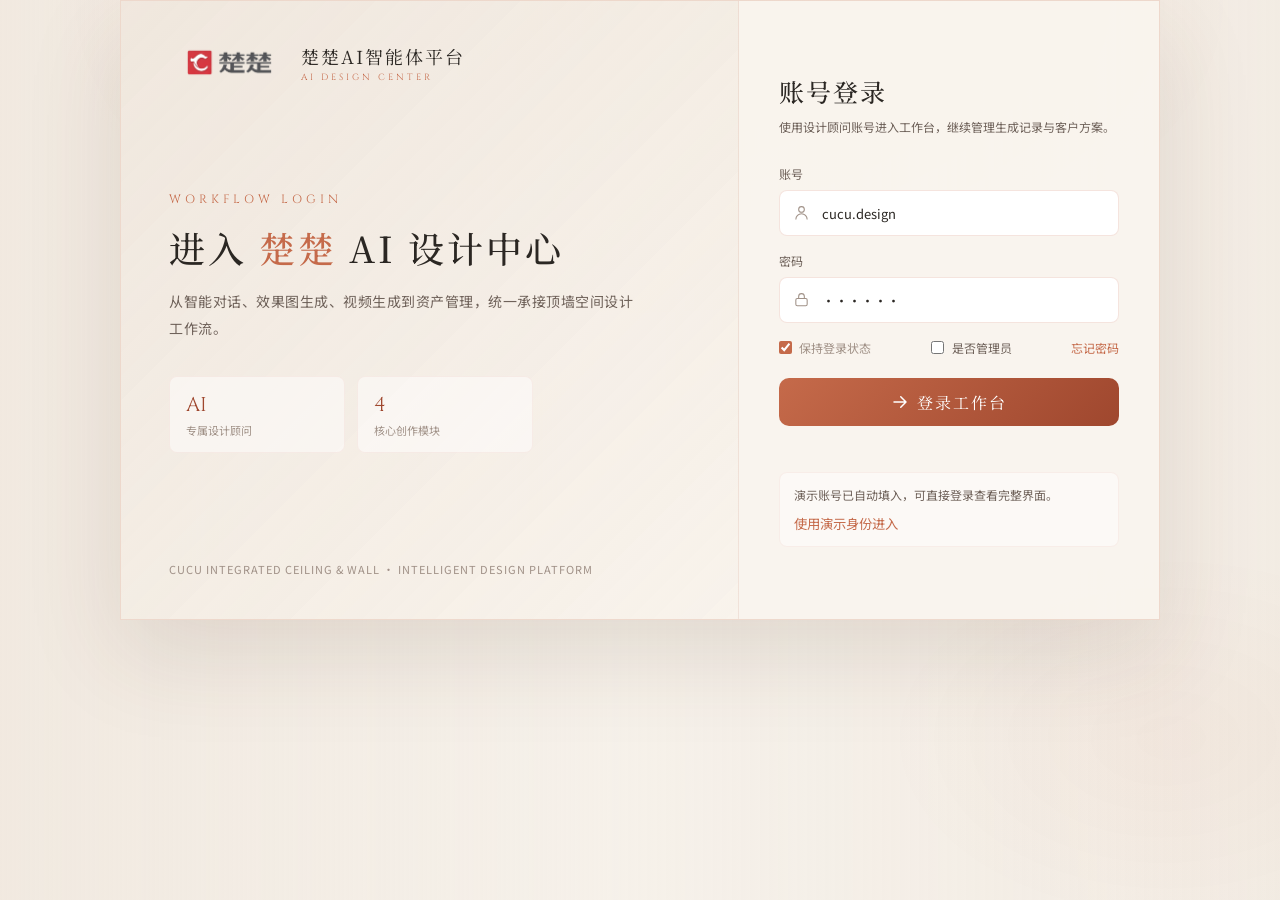
<file: index.html>
﻿<!DOCTYPE html>
<html lang="zh-CN">
<head>
<meta charset="UTF-8">
<meta name="viewport" content="width=device-width, initial-scale=1.0">
<link rel="icon" type="image/png" href="assets/images/favicon.png">
<title>楚楚顶墙 · AI 智能设计中心</title>
<script src="assets/js/auth.js"></script>
<link rel="preconnect" href="https://fonts.googleapis.com">
<link href="https://fonts.googleapis.com/css2?family=Noto+Serif+SC:wght@300;400;500;700&family=Cinzel:wght@400;600&family=Noto+Sans+SC:wght@300;400;500&display=swap" rel="stylesheet">
<link rel="stylesheet" href="assets/css/index.css">
<link rel="stylesheet" href="assets/css/mobile.css" media="screen and (max-width: 768px)">
</head>
<body>

<nav class="chat-app-nav">
  <button class="mobile-icon-btn mobile-menu-toggle" type="button" aria-label="打开会话菜单" aria-controls="mobileDrawer" aria-expanded="false" hidden>
    <svg viewBox="0 0 24 24" fill="none" stroke="currentColor" stroke-width="1.8"><path d="M4 7h16M4 12h16M4 17h16" stroke-linecap="round"/></svg>
  </button>

  <a class="nav-logo" href="index.html">
    <img class="nav-logo-mark" src="assets/images/logo.png" alt="楚楚顶墙 Logo">
    <div class="nav-logo-text">
      <div class="cn">楚楚AI智能体平台</div>
      <div class="en">AI DESIGN CENTER</div>
    </div>
  </a>

  <button class="mobile-icon-btn mobile-feature-toggle" type="button" aria-label="打开功能菜单" aria-controls="mobileFeatureMenu" aria-expanded="false" hidden>
    <svg viewBox="0 0 24 24" fill="none" stroke="currentColor" stroke-width="1.8"><path d="M12 6.5h.01M12 12h.01M12 17.5h.01" stroke-linecap="round" stroke-linejoin="round"/></svg>
  </button>

  <div class="nav-tabs">
    <a href="index.html" class="nav-tab active">
      <svg viewBox="0 0 24 24" fill="none" stroke="currentColor" stroke-width="1.5"><path d="M8 12h.01M12 12h.01M16 12h.01M21 12c0 4.418-4.03 8-9 8a9.863 9.863 0 01-4.255-.949L3 20l1.395-3.72C3.512 15.042 3 13.574 3 12c0-4.418 4.03-8 9-8s9 3.582 9 8z" stroke-linecap="round"/></svg>
      AI 对话
    </a>
    <a href="pages/image.html" class="nav-tab">
      <svg viewBox="0 0 24 24" fill="none" stroke="currentColor" stroke-width="1.5"><rect x="3" y="3" width="18" height="18" rx="3"/><circle cx="8.5" cy="8.5" r="1.5"/><path d="M21 15l-5-5L5 21" stroke-linecap="round"/></svg>
      图片生成
    </a>
    <a href="pages/video.html" class="nav-tab">
      <svg viewBox="0 0 24 24" fill="none" stroke="currentColor" stroke-width="1.5"><polygon points="5 3 19 12 5 21 5 3"/></svg>
      视频生成
    </a>
    <a href="pages/assets.html" class="nav-tab">
      <svg viewBox="0 0 24 24" fill="none" stroke="currentColor" stroke-width="1.5"><path d="M3 7h18M3 12h18M3 17h18" stroke-linecap="round"/></svg>
      我的资产
    </a>
  </div>

  <div class="nav-right">
    <div class="ai-badge">
      <div class="ai-dot"></div>
      DeepSeek 已接入
    </div>
    <div class="avatar-btn">楚</div>
  </div>
</nav>

<div class="mobile-drawer-mask" id="mobileDrawerMask" aria-hidden="true" hidden></div>

<div class="mobile-feature-menu" id="mobileFeatureMenu" aria-label="功能菜单" hidden>
  <a class="active" href="index.html">
    <svg viewBox="0 0 24 24" fill="none" stroke="currentColor" stroke-width="1.6"><path d="M8 12h.01M12 12h.01M16 12h.01M21 12c0 4.418-4.03 8-9 8a9.86 9.86 0 01-4.255-.949L3 20l1.395-3.72C3.512 15.042 3 13.574 3 12c0-4.418 4.03-8 9-8s9 3.582 9 8z" stroke-linecap="round"/></svg>
    AI 对话
  </a>
  <a href="pages/image.html">
    <svg viewBox="0 0 24 24" fill="none" stroke="currentColor" stroke-width="1.6"><rect x="3" y="3" width="18" height="18" rx="3"/><circle cx="8.5" cy="8.5" r="1.5"/><path d="M21 15l-5-5L5 21" stroke-linecap="round"/></svg>
    图片生成
  </a>
  <a href="pages/video.html">
    <svg viewBox="0 0 24 24" fill="none" stroke="currentColor" stroke-width="1.6"><polygon points="5 3 19 12 5 21 5 3"/></svg>
    视频生成
  </a>
  <a href="pages/assets.html">
    <svg viewBox="0 0 24 24" fill="none" stroke="currentColor" stroke-width="1.6"><path d="M3 7h18M3 12h18M3 17h18" stroke-linecap="round"/></svg>
    我的资产
  </a>
</div>

<div class="main-layout">
  <!-- Sidebar -->
  <div class="sidebar">
    <button class="new-chat-btn" onclick="newChat()">
      <svg width="13" height="13" viewBox="0 0 24 24" fill="none" stroke="currentColor" stroke-width="2.5"><line x1="12" y1="5" x2="12" y2="19"/><line x1="5" y1="12" x2="19" y2="12"/></svg>
      新建对话
    </button>
    <div class="sidebar-group-label">今天</div>
    <div class="sidebar-item active" onclick="loadChat(this,'客厅顶墙设计咨询')">
      <svg viewBox="0 0 24 24" fill="none" stroke="currentColor" stroke-width="1.5"><path d="M8 12h.01M12 12h.01M16 12h.01M21 12c0 4.418-4.03 8-9 8a9.863 9.863 0 01-4.255-.949L3 20l1.395-3.72C3.512 15.042 3 13.574 3 12c0-4.418 4.03-8 9-8s9 3.582 9 8z" stroke-linecap="round"/></svg>
      客厅顶墙设计咨询
    </div>
    <div class="sidebar-item" onclick="loadChat(this,'铝扣板颜色搭配建议')">
      <svg viewBox="0 0 24 24" fill="none" stroke="currentColor" stroke-width="1.5"><path d="M8 12h.01M12 12h.01M16 12h.01M21 12c0 4.418-4.03 8-9 8a9.863 9.863 0 01-4.255-.949L3 20l1.395-3.72C3.512 15.042 3 13.574 3 12c0-4.418 4.03-8 9-8s9 3.582 9 8z" stroke-linecap="round"/></svg>
      铝扣板颜色搭配建议
    </div>
    <div class="sidebar-group-label">历史</div>
    <div class="sidebar-item" onclick="loadChat(this,'厨房集成吊顶方案')">
      <svg viewBox="0 0 24 24" fill="none" stroke="currentColor" stroke-width="1.5"><path d="M8 12h.01M12 12h.01M16 12h.01M21 12c0 4.418-4.03 8-9 8a9.863 9.863 0 01-4.255-.949L3 20l1.395-3.72C3.512 15.042 3 13.574 3 12c0-4.418 4.03-8 9-8s9 3.582 9 8z" stroke-linecap="round"/></svg>
      厨房集成吊顶方案
    </div>
    <div class="sidebar-item" onclick="loadChat(this,'阳台改造效果图')">
      <svg viewBox="0 0 24 24" fill="none" stroke="currentColor" stroke-width="1.5"><path d="M8 12h.01M12 12h.01M16 12h.01M21 12c0 4.418-4.03 8-9 8a9.863 9.863 0 01-4.255-.949L3 20l1.395-3.72C3.512 15.042 3 13.574 3 12c0-4.418 4.03-8 9-8s9 3.582 9 8z" stroke-linecap="round"/></svg>
      阳台改造效果图
    </div>
    <div class="sidebar-item" onclick="loadChat(this,'背景墙材质推荐')">
      <svg viewBox="0 0 24 24" fill="none" stroke="currentColor" stroke-width="1.5"><path d="M8 12h.01M12 12h.01M16 12h.01M21 12c0 4.418-4.03 8-9 8a9.863 9.863 0 01-4.255-.949L3 20l1.395-3.72C3.512 15.042 3 13.574 3 12c0-4.418 4.03-8 9-8s9 3.582 9 8z" stroke-linecap="round"/></svg>
      背景墙材质推荐
    </div>
    <div class="sidebar-footer">
      <div class="model-label">当前模型</div>
      <select class="model-select">
        <option>DeepSeek-V3（推荐）</option>
        <option>DeepSeek-R1（推理增强）</option>
      </select>
    </div>
  </div>

  <!-- Chat -->
  <div class="chat-container">
    <div class="chat-messages" id="chatMessages">
      <!-- Welcome -->
      <div class="welcome-block" id="welcomeBlock">
        <div class="welcome-icon">
          <svg viewBox="0 0 24 24"><path d="M12 2L2 7l10 5 10-5-10-5zM2 17l10 5 10-5M2 12l10 5 10-5"/></svg>
        </div>
        <div class="welcome-title">楚楚 <span>AI</span> 设计顾问</div>
        <div class="welcome-sub">
          由 DeepSeek 大模型驱动 · 专注顶墙空间设计<br>
          从选材咨询到效果图生成，一站式智能设计体验
        </div>
        <div class="suggestion-grid">
          <div class="suggestion-card" onclick="sendSuggestion('我家客厅想做现代轻奢风格的集成吊顶，预算2万，请帮我推荐方案')">
            <div class="sc-label">DESIGN CONSULT</div>
            <div class="sc-text">客厅轻奢吊顶方案推荐</div>
          </div>
          <div class="suggestion-card" onclick="sendSuggestion('铝扣板和PVC扣板有什么区别？哪种更适合厨房使用？')">
            <div class="sc-label">MATERIAL GUIDE</div>
            <div class="sc-text">铝扣板与PVC材质对比</div>
          </div>
          <div class="suggestion-card" onclick="sendSuggestion('我有户型图，想生成顶墙效果图，怎么操作？')">
            <div class="sc-label">IMAGE GENERATE</div>
            <div class="sc-text">上传户型图生成效果图</div>
          </div>
          <div class="suggestion-card" onclick="sendSuggestion('帮我了解一下楚楚顶墙的主要产品系列和特色')">
            <div class="sc-label">BRAND INFO</div>
            <div class="sc-text">楚楚顶墙产品系列介绍</div>
          </div>
        </div>
      </div>
    </div>

    <div class="chat-input-area">
      <div class="input-wrapper">
        <textarea
          class="chat-input"
          id="chatInput"
          placeholder="向楚楚 AI 顾问提问，或描述您的设计需求..."
          rows="1"
          onkeydown="handleKey(event)"
          oninput="autoResize(this)"
        ></textarea>
        <div class="input-actions">
          <button class="input-action-btn send" onclick="sendMessage()">发 送</button>
        </div>
      </div>
      <div class="input-hint">
        <span>Enter</span> 换行 &nbsp;
        <span>Ctrl+Enter</span> 发送 &nbsp;·&nbsp;
        由 DeepSeek 大模型提供智能支持
      </div>
    </div>
  </div>
</div>

<script src="assets/js/index.js"></script>
</body>
</html>
</file>
<file: assets/css/index.css>
﻿:root {
    --gold: #C56A4A;
    --gold-light: #E9A68B;
    --gold-dark: #9F472E;
    --gold-pale: rgba(197,106,74,0.08);
    --bg-primary: #F6F1EA;
    --bg-secondary: #EFE6DC;
    --bg-card: #FFFFFF;
    --bg-card2: #F9F3ED;
    --text-primary: #2B2723;
    --text-secondary: #6F625A;
    --text-muted: #A09187;
    --border: rgba(197,106,74,0.18);
    --border-light: rgba(197,106,74,0.08);
    --sidebar-w: 260px;
  }
  * { margin:0; padding:0; box-sizing:border-box; }
  html, body { height:100%; overflow:hidden; }
  body {
    font-family: 'Noto Sans SC', sans-serif;
    background: var(--bg-primary);
    color: var(--text-primary);
    display: flex;
    flex-direction: column;
  }

  /* ── Background texture ── */
  body::before {
    content:'';
    position:fixed; inset:0;
    background:
      radial-gradient(ellipse 80% 60% at 50% 0%, rgba(197,106,74,0.06) 0%, transparent 60%),
      radial-gradient(ellipse 40% 40% at 90% 80%, rgba(197,106,74,0.04) 0%, transparent 50%);
    pointer-events:none; z-index:0;
  }

  /* ── TOP NAV ── */
  nav {
    position: relative; z-index:100;
    display: grid; grid-template-columns: minmax(240px, 1fr) auto minmax(240px, 1fr); align-items: center;
    padding: 0 32px;
    height: 64px;
    border-bottom: 1px solid var(--border);
    background: rgba(246,241,234,0.92);
    backdrop-filter: blur(20px);
    flex-shrink: 0;
  }
  .nav-logo { display:flex; align-items:center; gap:14px; text-decoration:none; justify-self:start; }
  .nav-logo-mark {
    width: 118px; height: 38px;
    display:block; object-fit:contain; flex-shrink:0;
  }
  .nav-logo-text { line-height:1.2; }
  .nav-logo-text .cn { font-family:'Noto Serif SC',serif; font-size:16px; font-weight:500; color:var(--text-primary); letter-spacing:2px; }
  .nav-logo-text .en { font-size:9px; color:var(--gold); letter-spacing:3px; font-family:'Cinzel',serif; }
  .nav-tabs { display:flex; gap:4px; justify-self:center; }
  .nav-tab {
    display:flex; align-items:center; justify-content:center; gap:7px;
    padding:7px 17px; border-radius:6px;
    font-size:13px; font-weight:400; color:var(--text-secondary);
    cursor:pointer; transition:color 0.2s, background-color 0.2s, border-color 0.2s; border:1px solid transparent; background:none;
    text-decoration:none; letter-spacing:0.5px; white-space:nowrap; flex-shrink:0;
  }
  .nav-tab svg { width:15px; height:15px; opacity:0.6; }
  .nav-tab:hover { color:var(--text-primary); background:var(--gold-pale); }
  .nav-tab.active { color:var(--gold); background:var(--gold-pale); border-color:var(--border); }
  .nav-tab.active svg { opacity:1; }
  .nav-right { display:flex; align-items:center; gap:12px; justify-self:end; }
  .ai-badge {
    display:flex; align-items:center; gap:6px;
    padding:6px 14px; border-radius:20px;
    border:1px solid var(--border);
    font-size:11px; color:var(--gold); letter-spacing:0.5px;
    background:var(--gold-pale);
  }
  .ai-dot { width:6px; height:6px; border-radius:50%; background:#22c55e; animation:pulse 2s infinite; }
  @keyframes pulse { 0%,100%{opacity:1;} 50%{opacity:0.4;} }
  .avatar-btn {
    width:36px; height:36px; border-radius:50%;
    background:linear-gradient(135deg,var(--gold) 0%,var(--gold-dark) 100%);
    display:flex; align-items:center; justify-content:center;
    font-size:13px; font-weight:500; color:white; cursor:pointer;
    border:2px solid var(--border); flex-shrink:0;
  }

  /* ── MAIN LAYOUT ── */
  .main-layout {
    display: flex; flex: 1; overflow: hidden; position:relative; z-index:1;
  }

  /* ── SIDEBAR ── */
  .sidebar {
    width: var(--sidebar-w); flex-shrink:0;
    border-right: 1px solid var(--border-light);
    background: var(--bg-secondary);
    display: flex; flex-direction: column;
    padding: 20px 16px;
    gap: 6px; overflow-y:auto;
  }
  .sidebar-header {
    display:flex; align-items:center; justify-content:space-between;
    padding: 0 8px 14px;
    border-bottom: 1px solid var(--border-light);
    margin-bottom: 8px;
  }
  .sidebar-title { font-size:11px; color:var(--text-muted); letter-spacing:2px; font-family:'Cinzel',serif; }
  .new-chat-btn {
    display:flex; align-items:center; gap:6px;
    padding: 8px 14px; border-radius:6px;
    background: linear-gradient(135deg,var(--gold) 0%,var(--gold-dark) 100%);
    color: white; font-size:12px; font-weight:500;
    cursor:pointer; border:none; width:100%; justify-content:center;
    letter-spacing:0.5px; transition:opacity 0.2s;
    margin-bottom: 8px;
  }
  .new-chat-btn:hover { opacity:0.85; }
  .sidebar-group-label { font-size:10px; color:var(--text-muted); letter-spacing:1.5px; padding: 8px 10px 4px; }
  .sidebar-item {
    padding: 10px 12px; border-radius:8px; cursor:pointer;
    font-size:12px; color:var(--text-secondary); line-height:1.4;
    transition:all 0.15s; display:flex; align-items:center; gap:8px;
    border:1px solid transparent;
  }
  .sidebar-item:hover { color:var(--text-primary); background:var(--gold-pale); }
  .sidebar-item.active {
    color:var(--gold); background:var(--gold-pale);
    border-color:var(--border);
  }
  .sidebar-item svg { width:13px; height:13px; flex-shrink:0; opacity:0.5; }
  .sidebar-item.active svg { opacity:1; }
  .sidebar-footer {
    margin-top:auto; padding-top:16px; border-top:1px solid var(--border-light);
  }
  .model-select {
    width:100%; padding:8px 12px; border-radius:8px;
    border:1px solid var(--border);
    background:var(--bg-card); color:var(--text-secondary);
    font-size:12px; font-family:'Noto Sans SC',sans-serif;
    outline:none; cursor:pointer;
  }
  .model-label { font-size:10px; color:var(--text-muted); letter-spacing:1px; margin-bottom:6px; }

  /* ── CHAT AREA ── */
  .chat-container {
    flex:1; display:flex; flex-direction:column; overflow:hidden;
    max-width: 860px; margin:0 auto; width:100%; padding:0 24px;
  }
  .chat-messages {
    flex:1; overflow-y:auto; padding:28px 0;
    display:flex; flex-direction:column; gap:24px;
  }
  .chat-messages::-webkit-scrollbar { width:4px; }
  .chat-messages::-webkit-scrollbar-track { background:transparent; }
  .chat-messages::-webkit-scrollbar-thumb { background:var(--border); border-radius:2px; }

  /* Welcome */
  .welcome-block { text-align:center; padding:40px 0 20px; }
  .welcome-icon {
    width:64px; height:64px; margin:0 auto 20px;
    background:linear-gradient(135deg,var(--gold) 0%,var(--gold-dark) 100%);
    clip-path:polygon(50% 0%,100% 25%,100% 75%,50% 100%,0% 75%,0% 25%);
    display:flex; align-items:center; justify-content:center;
  }
  .welcome-icon svg { width:32px; height:32px; fill:white; }
  .welcome-title {
    font-family:'Noto Serif SC',serif; font-size:26px; font-weight:500;
    color:var(--text-primary); letter-spacing:3px; margin-bottom:10px;
  }
  .welcome-title span { color:var(--gold); }
  .welcome-sub { font-size:13px; color:var(--text-secondary); line-height:1.7; letter-spacing:0.5px; }
  .suggestion-grid { display:grid; grid-template-columns:1fr 1fr; gap:10px; margin-top:28px; text-align:left; }
  .suggestion-card {
    padding:14px 16px; border-radius:10px;
    border:1px solid var(--border);
    background:var(--bg-card); cursor:pointer;
    transition:all 0.2s;
  }
  .suggestion-card:hover { border-color:var(--gold); background:var(--gold-pale); }
  .sc-label { font-size:10px; color:var(--gold); letter-spacing:1px; margin-bottom:4px; font-family:'Cinzel',serif; }
  .sc-text { font-size:12px; color:var(--text-secondary); line-height:1.5; }
  .sc-arrow { font-size:16px; color:var(--gold-dark); float:right; margin-top:-2px; }

  /* Messages */
  .msg-row { display:flex; gap:14px; align-items:flex-start; }
  .msg-row.user { flex-direction:row-reverse; }
  .msg-avatar {
    width:34px; height:34px; border-radius:50%; flex-shrink:0;
    display:flex; align-items:center; justify-content:center;
    font-size:12px; font-weight:500;
  }
  .msg-avatar.ai {
    background:linear-gradient(135deg,var(--gold) 0%,var(--gold-dark) 100%);
    color:white;
  }
  .msg-avatar.user {
    background:var(--bg-card2); color:var(--text-secondary);
    border:1px solid var(--border);
  }
  .msg-bubble {
    max-width:72%; padding:14px 18px; border-radius:12px;
    font-size:14px; line-height:1.75; letter-spacing:0.3px;
  }
  .msg-bubble.ai {
    background:var(--bg-card); border:1px solid var(--border-light);
    color:var(--text-primary); border-radius:4px 12px 12px 12px;
  }
  .msg-bubble.user {
    background:linear-gradient(135deg,var(--gold) 0%,var(--gold-dark) 100%);
    color:white; border-radius:12px 4px 12px 12px;
  }
  .msg-chips { display:flex; gap:8px; flex-wrap:wrap; margin-top:12px; }
  .msg-chip {
    padding:5px 13px; border-radius:20px; font-size:11px;
    border:1px solid var(--border); color:var(--gold);
    cursor:pointer; background:none; font-family:'Noto Sans SC',sans-serif;
    transition:all 0.15s; letter-spacing:0.3px;
  }
  .msg-chip:hover { background:var(--gold-pale); }
  .action-cards { display:flex; gap:10px; margin-top:14px; flex-wrap:wrap; }
  .action-card {
    display:flex; align-items:center; gap:8px;
    padding:10px 14px; border-radius:8px;
    border:1px solid var(--border); background:var(--bg-card2);
    cursor:pointer; transition:all 0.2s; text-decoration:none;
  }
  .action-card:hover { border-color:var(--gold); }
  .action-card svg { width:16px; height:16px; fill:var(--gold); }
  .action-card span { font-size:12px; color:var(--text-secondary); }
  .typing-indicator { display:flex; gap:4px; align-items:center; padding:4px 0; }
  .typing-dot { width:6px; height:6px; border-radius:50%; background:var(--gold); animation:blink 1.2s infinite; }
  .typing-dot:nth-child(2){ animation-delay:.2s; }
  .typing-dot:nth-child(3){ animation-delay:.4s; }
  @keyframes blink { 0%,80%,100%{opacity:0.2;} 40%{opacity:1;} }

  /* Input area */
  .chat-input-area {
    padding:16px 0 24px; flex-shrink:0;
  }
  .input-wrapper {
    position:relative; border-radius:14px;
    border:1px solid var(--border);
    background:var(--bg-card);
    transition:border-color 0.2s;
  }
  .input-wrapper:focus-within { border-color:var(--gold); }
  .chat-input {
    width:100%; padding:16px 140px 16px 18px;
    background:transparent; border:none; outline:none;
    color:var(--text-primary); font-size:14px;
    font-family:'Noto Sans SC',sans-serif;
    resize:none; min-height:54px; max-height:160px;
    letter-spacing:0.3px; line-height:1.6;
  }
  .chat-input::placeholder { color:var(--text-muted); }
  .input-actions {
    position:absolute; right:12px; bottom:50%; transform:translateY(50%);
    display:flex; align-items:center; gap:8px;
  }
  .input-action-btn {
    padding:7px 16px; border-radius:8px; border:none;
    font-size:13px; cursor:pointer; font-family:'Noto Sans SC',sans-serif;
    transition:all 0.15s;
  }
  .input-action-btn.send {
    background:linear-gradient(135deg,var(--gold) 0%,var(--gold-dark) 100%);
    color:white; font-weight:500; letter-spacing:0.5px;
  }
  .input-action-btn.send:hover { opacity:0.85; transform:scale(0.97); }
  .input-hint { font-size:11px; color:var(--text-muted); padding: 8px 4px 0; display:flex; align-items:center; gap:6px; }
  .input-hint span { color:var(--gold); opacity:0.7; }
</file>
<file: assets/css/mobile.css>
/* Mobile adaptation layer.
   Load this file after the page's original CSS. */

@media (max-width: 1024px) {
  nav {
    grid-template-columns: 1fr !important;
    height: auto !important;
    min-height: 64px;
    gap: 12px;
    padding: 14px 18px !important;
  }

  .nav-logo,
  .nav-tabs,
  .nav-center,
  .nav-right {
    justify-self: stretch !important;
  }

  .nav-logo {
    min-width: 0;
  }

  .nav-logo-mark {
    width: 104px !important;
    height: 34px !important;
  }

  .nav-logo-text {
    min-width: 0;
  }

  .nav-logo-text .cn,
  .brand-cn {
    font-size: 14px !important;
    letter-spacing: 1px !important;
    white-space: nowrap;
    overflow: hidden;
    text-overflow: ellipsis;
  }

  .nav-logo-text .en,
  .brand-en {
    letter-spacing: 1.8px !important;
  }

  .nav-tabs,
  .nav-center {
    display: flex !important;
    justify-content: flex-start !important;
    overflow-x: auto;
    gap: 8px !important;
    padding-bottom: 2px;
    scrollbar-width: none;
  }

  .nav-tabs::-webkit-scrollbar,
  .nav-center::-webkit-scrollbar {
    display: none;
  }

  .nav-tab {
    flex: 0 0 auto;
    min-height: 38px;
    padding: 8px 12px !important;
    font-size: 12px !important;
  }

  .nav-right {
    justify-content: space-between !important;
  }

  .ai-badge,
  .dealer-pill {
    max-width: calc(100vw - 92px);
    overflow: hidden;
    white-space: nowrap;
    text-overflow: ellipsis;
  }
}

@media (max-width: 768px) {
  html,
  body {
    height: auto !important;
    min-height: 100%;
    overflow-x: hidden !important;
    overflow-y: auto !important;
  }

  body {
    display: block !important;
  }

  body::before {
    background:
      radial-gradient(ellipse 110% 58% at 50% 0%, rgba(197,106,74,0.07) 0%, transparent 64%),
      linear-gradient(180deg, rgba(246,241,234,0.98), rgba(239,230,220,0.82)) !important;
  }

  button,
  a,
  input,
  select,
  textarea,
  [contenteditable="true"] {
    touch-action: manipulation;
  }

  input,
  select,
  textarea,
  [contenteditable="true"] {
    font-size: 16px !important;
  }

  /* Shared page flow */
  .main-layout,
  .page-body,
  .work-content,
  .dashboard,
  .balance-row,
  .hero,
  .right-area {
    display: flex !important;
    flex-direction: column !important;
    overflow: visible !important;
    width: 100% !important;
  }

  main {
    width: 100% !important;
    max-width: none !important;
    padding: 20px 14px 30px !important;
  }

  h1 {
    font-size: 24px !important;
    line-height: 1.35 !important;
    letter-spacing: 1px !important;
  }

  .primary-btn,
  .outline-btn,
  .gen-btn,
  .login-btn {
    min-height: 44px;
  }

  /* Home / chat */
  .main-layout {
    min-height: calc(100vh - 150px);
  }

  .sidebar {
    width: 100% !important;
    max-height: none !important;
    border-right: 0 !important;
    border-bottom: 1px solid var(--border-light);
    padding: 12px 14px !important;
    overflow: visible !important;
  }

  .new-chat-btn {
    height: 42px;
    margin-bottom: 10px !important;
  }

  .sidebar-group-label {
    padding: 10px 2px 6px !important;
  }

  .sidebar-item {
    min-height: 40px;
    padding: 10px 11px !important;
  }

  .sidebar-footer {
    margin-top: 12px !important;
    padding-top: 12px !important;
  }

  .chat-container {
    max-width: none !important;
    min-height: 72vh;
    padding: 0 14px !important;
  }

  .chat-messages {
    min-height: 52vh;
    padding: 20px 0 18px !important;
    overflow: visible !important;
  }

  .welcome-block {
    padding: 22px 0 10px !important;
  }

  .welcome-icon {
    width: 54px !important;
    height: 54px !important;
    margin-bottom: 16px !important;
  }

  .welcome-title {
    font-size: 22px !important;
    letter-spacing: 1.5px !important;
  }

  .welcome-sub {
    font-size: 12px !important;
  }

  .suggestion-grid {
    grid-template-columns: 1fr !important;
    gap: 10px !important;
    margin-top: 22px !important;
  }

  .msg-row,
  .msg-row.user {
    gap: 10px !important;
  }

  .msg-bubble {
    max-width: calc(100vw - 86px) !important;
    padding: 12px 14px !important;
    font-size: 14px !important;
  }

  .chat-input-area {
    position: sticky;
    bottom: 0;
    z-index: 20;
    padding: 10px 0 14px !important;
    background: linear-gradient(180deg, rgba(246,241,234,0), var(--bg-primary) 20%);
  }

  .chat-input {
    min-height: 52px !important;
    padding: 13px 96px 13px 14px !important;
  }

  .input-actions {
    right: 8px !important;
  }

  .input-action-btn {
    padding: 8px 12px !important;
  }

  .input-hint {
    display: block !important;
    line-height: 1.6;
  }

  /* Login */
  .login-shell {
    width: calc(100vw - 28px) !important;
    min-height: auto !important;
    grid-template-columns: 1fr !important;
    margin: 14px auto;
  }

  .brand-panel,
  .form-panel {
    padding: 24px 18px !important;
  }

  .brand-panel {
    gap: 28px !important;
    border-right: 0 !important;
    border-bottom: 1px solid var(--border-light);
  }

  .brand-top {
    align-items: flex-start !important;
  }

  .brand-main {
    max-width: none !important;
  }

  .brand-sub {
    font-size: 13px !important;
  }

  .brand-stats {
    width: 100% !important;
    grid-template-columns: 1fr !important;
    margin-top: 22px !important;
  }

  .brand-footer {
    line-height: 1.5;
  }

  .form-row {
    align-items: flex-start !important;
    flex-wrap: wrap;
    gap: 10px 14px;
  }

  /* Image generation */
  .config-area,
  .config-panel,
  .wf-panel {
    width: 100% !important;
    border-right: 0 !important;
    border-left: 0 !important;
    border-bottom: 1px solid var(--border-light);
    padding: 18px 14px !important;
    overflow: visible !important;
  }

  .work-area,
  .result-area {
    width: 100% !important;
    overflow: visible !important;
  }

  .work-header {
    flex-direction: column;
    align-items: flex-start !important;
    gap: 12px;
    padding: 16px 14px !important;
  }

  .step-indicator {
    width: 100%;
    overflow-x: auto;
    padding-bottom: 2px;
  }

  .step-line {
    min-width: 22px;
  }

  .upload-row,
  .param-grid {
    grid-template-columns: 1fr !important;
  }

  .ratio-btns,
  .style-chips,
  .asset-source-actions,
  .result-actions,
  .result-card-actions,
  .video-result-actions {
    flex-wrap: wrap;
  }

  .ratio-btn {
    flex: 1 0 calc(33.333% - 8px) !important;
    min-height: 38px;
  }

  .style-chip {
    min-height: 34px;
  }

  .result-area {
    min-height: 360px;
    padding: 18px 14px !important;
  }

  .result-header {
    flex-direction: column;
    align-items: flex-start !important;
    gap: 10px;
  }

  .result-grid {
    grid-template-columns: 1fr !important;
  }

  .result-img {
    height: auto !important;
    aspect-ratio: 4 / 3;
  }

  .wf-panel {
    gap: 10px !important;
  }

  .history-card {
    width: 100%;
  }

  .asset-modal-overlay,
  .modal-overlay {
    padding: 12px !important;
    align-items: flex-start !important;
    overflow-y: auto;
  }

  .asset-modal,
  .modal,
  .folder-modal {
    width: 100% !important;
    max-width: none !important;
    max-height: none !important;
    border-radius: 14px !important;
  }

  .asset-modal-head {
    padding: 14px !important;
  }

  .asset-library-filters {
    padding: 12px 14px 0 !important;
  }

  .asset-library-grid {
    grid-template-columns: 1fr 1fr !important;
    gap: 10px !important;
    padding: 14px !important;
  }

  .library-thumb {
    height: 110px !important;
  }

  /* Video generation */
  .config-panel {
    flex-shrink: 1 !important;
  }

  .config-header,
  .config-body,
  .config-footer {
    padding-left: 14px !important;
    padding-right: 14px !important;
  }

  .video-preview-area {
    min-height: 330px;
    padding: 18px 14px !important;
  }

  .video-frame {
    width: 100% !important;
    min-height: 0 !important;
    aspect-ratio: 16 / 9;
    border-radius: 12px !important;
  }

  .video-frame-placeholder svg {
    width: 38px !important;
    height: 38px !important;
  }

  .video-controls {
    gap: 8px !important;
    padding: 18px 10px 10px !important;
  }

  .time-display {
    min-width: 56px !important;
    font-size: 10px !important;
  }

  .history-strip {
    height: auto !important;
    padding: 14px !important;
  }

  .history-list {
    gap: 10px !important;
  }

  .history-list .history-card {
    width: 140px;
  }

  /* Assets */
  .asset-sidebar {
    width: 100% !important;
    padding: 14px !important;
    border-right: 0 !important;
    border-bottom: 1px solid var(--border-light);
    overflow: visible !important;
  }

  .asset-sidebar .as-title {
    margin-bottom: 10px !important;
  }

  .asset-sidebar .as-item,
  .folder-head,
  .folder-list {
    width: 100%;
  }

  .storage-card {
    margin-top: 12px !important;
  }

  .asset-main {
    width: 100% !important;
    overflow: visible !important;
  }

  .asset-toolbar {
    flex-wrap: wrap;
    align-items: flex-start !important;
    padding: 16px 14px !important;
    gap: 10px !important;
  }

  .toolbar-title,
  .toolbar-count {
    width: 100%;
  }

  .toolbar-spacer {
    display: none;
  }

  .search-box {
    width: 100% !important;
    max-width: none !important;
    min-width: 0 !important;
  }

  .bulk-actions {
    width: 100%;
    flex-wrap: wrap;
  }

  .move-select,
  .bulk-btn {
    flex: 1 1 calc(50% - 6px);
  }

  .stats-bar,
  .filter-row {
    padding: 12px 14px !important;
    overflow-x: auto;
    gap: 12px !important;
  }

  .stats-bar {
    display: grid !important;
    grid-template-columns: 1fr 1fr;
  }

  .stat-item {
    min-width: 0;
  }

  .stat-divider {
    display: none !important;
  }

  .filter-tag {
    white-space: nowrap;
    flex: 0 0 auto;
  }

  .gallery {
    padding: 18px 14px !important;
    overflow: visible !important;
  }

  .asset-grid {
    grid-template-columns: 1fr 1fr !important;
    gap: 12px !important;
  }

  .asset-card:hover {
    transform: none !important;
  }

  .asset-thumbnail {
    height: auto !important;
    aspect-ratio: 1 / 1;
  }

  .asset-hover-actions {
    position: static !important;
    opacity: 1 !important;
    background: var(--bg-card2) !important;
    padding: 8px !important;
  }

  .hover-btn {
    color: var(--text-secondary) !important;
    border-color: var(--border) !important;
    background: var(--bg-card) !important;
  }

  .hover-btn.primary {
    color: #fff !important;
    background: linear-gradient(135deg,var(--gold),var(--gold-dark)) !important;
  }

  .asset-info {
    padding: 10px !important;
  }

  .asset-name {
    font-size: 12px !important;
  }

  .modal {
    flex-direction: column !important;
  }

  .modal-preview {
    min-height: 260px !important;
  }

  .modal-preview-inner {
    width: calc(100% - 28px) !important;
    height: auto !important;
    aspect-ratio: 4 / 3;
  }

  .modal-sidebar {
    width: 100% !important;
    border-left: 0 !important;
    border-top: 1px solid var(--border-light);
    padding: 18px 14px !important;
  }

  .folder-modal {
    padding: 18px 14px !important;
  }

  .folder-modal-actions {
    flex-wrap: wrap;
  }

  /* Admin */
  .stats-grid {
    grid-template-columns: 1fr 1fr !important;
    gap: 10px !important;
  }

  .stat-card,
  .panel {
    padding: 16px 14px !important;
  }

  .balance-row {
    align-items: stretch !important;
  }

  .quick-recharge,
  .recharge-form {
    grid-template-columns: 1fr !important;
  }

  .panel-head {
    align-items: flex-start !important;
    flex-direction: column;
  }

  .table-scroll {
    overflow-x: auto;
    -webkit-overflow-scrolling: touch;
  }

  .designer-table {
    min-width: 720px;
  }

  .side-stack {
    display: flex;
    flex-direction: column;
    gap: 14px;
  }

  .toast {
    right: 14px !important;
    bottom: 14px !important;
    max-width: calc(100vw - 28px);
  }
}

@media (max-width: 480px) {
  .nav-logo {
    gap: 10px !important;
  }

  .nav-logo-mark,
  .brand-logo {
    width: 92px !important;
    height: 30px !important;
  }

  .nav-right {
    gap: 8px !important;
  }

  .avatar-btn {
    width: 34px !important;
    height: 34px !important;
    flex: 0 0 34px;
  }

  .ai-badge,
  .dealer-pill {
    padding: 6px 10px !important;
    font-size: 10px !important;
  }

  .asset-grid,
  .asset-library-grid,
  .stats-grid,
  .stats-bar {
    grid-template-columns: 1fr !important;
  }

  .move-select,
  .bulk-btn {
    flex-basis: 100%;
  }

  .result-card-actions .rca-btn,
  .video-result-actions .vra-btn,
  .modal-actions .modal-btn {
    flex-basis: 100%;
  }

  .brand-top {
    flex-direction: column;
  }

  .login-title {
    font-size: 22px !important;
  }

  .balance-num {
    font-size: 34px !important;
  }
}

/* Professional mobile polish.
   This block intentionally comes last so the mobile experience feels designed,
   not merely squeezed down from the desktop layout. */

@media (max-width: 768px) {
  :root {
    --mobile-page-pad: 14px;
    --mobile-radius: 12px;
    --mobile-shadow: 0 12px 34px rgba(86,53,36,0.08);
  }

  * {
    -webkit-tap-highlight-color: rgba(197,106,74,0.12);
  }

  body {
    background:
      linear-gradient(180deg, #F9F4EE 0%, #EFE6DC 100%) !important;
    color: var(--text-primary);
  }

  body::before {
    opacity: 0.75;
  }

  /* App chrome */
  nav {
    position: sticky !important;
    top: 0;
    z-index: 1000 !important;
    border-bottom: 1px solid rgba(197,106,74,0.14) !important;
    background: rgba(249,244,238,0.94) !important;
    box-shadow: 0 8px 26px rgba(86,53,36,0.06);
  }

  .nav-logo {
    align-items: center !important;
  }

  .nav-logo-text .cn {
    max-width: 188px;
  }

  .nav-tabs,
  .nav-center {
    margin: 0 calc(var(--mobile-page-pad) * -1);
    padding: 0 var(--mobile-page-pad) 2px !important;
    scroll-snap-type: x proximity;
  }

  .nav-tab {
    scroll-snap-align: start;
    min-width: 94px;
    border-radius: 9px !important;
    background: rgba(255,255,255,0.42) !important;
    border-color: rgba(197,106,74,0.08) !important;
  }

  .nav-tab.active {
    background: rgba(197,106,74,0.12) !important;
    box-shadow: inset 0 0 0 1px rgba(197,106,74,0.10);
  }

  .nav-right {
    min-height: 36px;
  }

  .ai-badge,
  .dealer-pill {
    min-height: 32px;
    border-radius: 999px !important;
    background: rgba(255,255,255,0.52) !important;
  }

  .avatar-btn {
    box-shadow: 0 8px 18px rgba(159,71,46,0.20);
  }

  /* Home chat: make conversation the center of gravity */
  .main-layout {
    gap: 0;
  }

  .sidebar {
    background: rgba(239,230,220,0.74) !important;
    display: grid !important;
    grid-template-columns: 1fr;
    gap: 10px !important;
  }

  .new-chat-btn {
    order: 1;
    border-radius: 9px !important;
    box-shadow: 0 8px 22px rgba(159,71,46,0.16);
  }

  .sidebar-group-label {
    display: none !important;
  }

  .sidebar-item {
    border-radius: 999px !important;
    background: rgba(255,255,255,0.58);
    border-color: rgba(197,106,74,0.10) !important;
    white-space: nowrap;
  }

  .sidebar-item.active {
    background: rgba(197,106,74,0.12) !important;
  }

  .sidebar {
    grid-template-columns: 1fr;
  }

  .sidebar .sidebar-item {
    width: max-content;
    max-width: calc(100vw - 28px);
  }

  .sidebar .sidebar-item,
  .sidebar .sidebar-footer {
    order: 2;
  }

  .sidebar {
    overflow-x: auto !important;
    scrollbar-width: none;
  }

  .sidebar::-webkit-scrollbar {
    display: none;
  }

  .sidebar-footer {
    background: rgba(255,255,255,0.50);
    border: 1px solid rgba(197,106,74,0.10) !important;
    border-radius: 10px;
    padding: 10px !important;
  }

  .model-label {
    margin-bottom: 6px !important;
  }

  .model-select {
    min-height: 42px;
    border-radius: 9px !important;
  }

  .chat-container {
    background: rgba(250,246,240,0.50);
  }

  .welcome-block {
    text-align: left !important;
  }

  .welcome-icon {
    margin-left: 0 !important;
  }

  .welcome-title {
    line-height: 1.25;
  }

  .welcome-sub {
    max-width: 320px;
  }

  .suggestion-card,
  .msg-bubble.ai,
  .input-wrapper,
  .login-shell,
  .stat-card,
  .panel,
  .asset-card,
  .result-card,
  .video-frame,
  .storage-card,
  .history-card,
  .upload-zone,
  .upload-mini,
  .form-textarea,
  .form-select,
  .form-input,
  .login-input,
  .search-box {
    border-radius: var(--mobile-radius) !important;
    box-shadow: var(--mobile-shadow);
  }

  .suggestion-card {
    padding: 15px 16px !important;
    background: rgba(255,255,255,0.72) !important;
  }

  .sc-label {
    letter-spacing: 0.8px !important;
  }

  .msg-avatar {
    width: 32px !important;
    height: 32px !important;
  }

  .msg-bubble.user {
    box-shadow: 0 8px 20px rgba(159,71,46,0.18);
  }

  .chat-input-area {
    padding-left: 0 !important;
    padding-right: 0 !important;
  }

  .input-wrapper {
    border-color: rgba(197,106,74,0.18) !important;
  }

  .input-action-btn.send {
    min-width: 62px;
    min-height: 36px;
    border-radius: 9px !important;
  }

  /* Forms and generation workflows */
  .config-area,
  .config-panel,
  .wf-panel,
  .asset-sidebar {
    background: rgba(239,230,220,0.72) !important;
  }

  .config-heading,
  .config-header,
  .work-header,
  .panel-title,
  .as-title {
    border-color: rgba(197,106,74,0.10) !important;
  }

  .config-title,
  .work-title,
  .toolbar-title,
  .panel-title,
  .login-title {
    font-size: 19px !important;
    line-height: 1.35;
  }

  .config-subtitle,
  .config-sub,
  .work-subtitle,
  .panel-desc,
  .hero-sub,
  .login-sub {
    font-size: 12px !important;
    line-height: 1.75 !important;
  }

  .upload-mini,
  .upload-zone {
    background: rgba(255,255,255,0.72) !important;
    border-color: rgba(197,106,74,0.20) !important;
  }

  .upload-mini {
    min-height: 132px !important;
  }

  .upload-zone {
    min-height: 148px;
  }

  .form-textarea {
    min-height: 138px;
    line-height: 1.65 !important;
  }

  .prompt-editor {
    min-height: 138px;
  }

  .style-chips,
  .ratio-btns,
  .tab-switcher {
    gap: 8px !important;
  }

  .style-chip,
  .ratio-btn,
  .tab-sw-btn,
  .amount-btn,
  .bulk-btn,
  .search-btn,
  .result-action-btn,
  .rca-btn,
  .vra-btn,
  .modal-btn,
  .asset-library-btn {
    border-radius: 9px !important;
  }

  .style-chip,
  .ratio-btn,
  .tab-sw-btn {
    background: rgba(255,255,255,0.66) !important;
  }

  .style-chip.active,
  .ratio-btn.active,
  .tab-sw-btn.active {
    background: rgba(197,106,74,0.12) !important;
  }

  .gen-btn,
  .primary-btn,
  .login-btn {
    border-radius: 11px !important;
    box-shadow: 0 12px 26px rgba(159,71,46,0.18);
  }

  .coins-info {
    line-height: 1.6;
  }

  .work-area {
    background: transparent !important;
  }

  .result-area,
  .video-preview-area {
    background: rgba(250,246,240,0.50) !important;
  }

  .result-placeholder,
  .video-frame-placeholder {
    min-height: 220px;
  }

  .result-card,
  .asset-card {
    background: rgba(255,255,255,0.76) !important;
  }

  .result-title,
  .asset-name,
  .history-name {
    line-height: 1.45;
  }

  /* Video page */
  .tab-switcher {
    padding: 5px !important;
    background: rgba(255,255,255,0.58) !important;
  }

  .video-frame {
    background: rgba(255,255,255,0.76) !important;
  }

  .history-strip {
    background: rgba(239,230,220,0.72) !important;
  }

  .history-header {
    margin-bottom: 10px !important;
  }

  .history-list {
    scroll-snap-type: x proximity;
  }

  .history-list .history-card {
    scroll-snap-align: start;
  }

  /* Assets */
  .asset-sidebar {
    gap: 8px !important;
  }

  .as-item {
    min-height: 44px;
    background: rgba(255,255,255,0.52);
    border-color: rgba(197,106,74,0.08) !important;
  }

  .as-item.active {
    background: rgba(197,106,74,0.12) !important;
  }

  .folder-add {
    background: rgba(255,255,255,0.76) !important;
  }

  .asset-toolbar {
    background: rgba(250,246,240,0.55);
  }

  .search-box {
    background: rgba(255,255,255,0.82) !important;
  }

  .stats-bar,
  .filter-row {
    background: rgba(250,246,240,0.46);
  }

  .asset-thumbnail,
  .result-img {
    background-color: rgba(249,243,237,0.8);
  }

  .asset-hover-actions {
    gap: 8px !important;
  }

  .hover-btn {
    min-height: 34px;
    display: flex !important;
    align-items: center;
    justify-content: center;
  }

  /* Admin dashboard */
  .hero {
    align-items: stretch !important;
    gap: 16px !important;
    margin-bottom: 18px !important;
  }

  .hero .primary-btn {
    width: fit-content;
    min-width: 120px;
  }

  .stat-value {
    font-size: 27px !important;
  }

  .balance-panel {
    background: linear-gradient(135deg, rgba(197,106,74,0.13), rgba(255,255,255,0.72)) !important;
  }

  .balance-num {
    margin-top: 8px;
  }

  .designer-table th,
  .designer-table td {
    white-space: nowrap;
  }

  .rank-item,
  .tx-item {
    align-items: center;
  }

  /* Modals and injected profile panel */
  .modal-overlay,
  .asset-modal-overlay,
  .profile-overlay {
    padding: 12px !important;
    align-items: flex-start !important;
    justify-content: center !important;
  }

  .profile-overlay {
    padding-top: 74px !important;
  }

  .profile-card {
    width: 100% !important;
    max-width: 420px;
    border-radius: 14px !important;
  }

  .modal,
  .asset-modal,
  .folder-modal {
    box-shadow: 0 22px 70px rgba(43,39,35,0.22);
  }

  .modal-close,
  .asset-modal-close,
  .folder-modal-close,
  .profile-close {
    min-width: 34px;
    min-height: 34px;
  }
}

@media (max-width: 520px) {
  /* Keep the primary desktop-sidebar functions but stop them from owning the
     whole first screen on the chat page. */
  .sidebar {
    display: flex !important;
    flex-direction: row !important;
    align-items: center;
    gap: 8px !important;
    padding: 12px 14px 14px !important;
  }

  .new-chat-btn {
    flex: 0 0 132px;
    margin: 0 !important;
    height: 42px;
  }

  .sidebar-item {
    flex: 0 0 auto;
    height: 42px;
    min-height: 42px;
    max-width: 176px !important;
    padding: 0 14px !important;
    overflow: hidden;
    text-overflow: ellipsis;
  }

  .sidebar-footer {
    flex: 0 0 214px;
    margin: 0 !important;
    align-self: center;
    padding: 8px 10px !important;
  }

  .model-select {
    height: 38px;
    padding: 7px 10px !important;
    font-size: 12px !important;
  }

  .welcome-block {
    padding-top: 28px !important;
  }

  .welcome-sub br {
    display: none;
  }

  .chat-input {
    padding-right: 88px !important;
  }

  .input-hint {
    font-size: 10px !important;
  }

  .config-area,
  .config-panel,
  .wf-panel,
  .asset-sidebar,
  .asset-toolbar,
  .gallery,
  .result-area,
  .video-preview-area,
  main {
    padding-left: 14px !important;
    padding-right: 14px !important;
  }

  .asset-grid {
    grid-template-columns: repeat(2, minmax(0, 1fr)) !important;
  }
}

@media (max-width: 390px) {
  .nav-tab {
    min-width: 86px;
    padding-left: 10px !important;
    padding-right: 10px !important;
  }

  .asset-grid,
  .asset-library-grid {
    grid-template-columns: 1fr !important;
  }

  .stats-grid,
  .stats-bar {
    grid-template-columns: 1fr !important;
  }

  .hero .primary-btn {
    width: 100%;
  }
}

/* index.html mobile AI chat app redesign */
.mobile-icon-btn,
.mobile-drawer-mask,
.mobile-feature-menu {
  display: none;
}

@media screen and (max-width: 768px) {
  html,
  body {
    width: 100%;
    max-width: 100%;
    height: 100%;
    overflow-x: hidden !important;
  }

  body {
    display: flex !important;
    flex-direction: column;
    min-width: 0;
    background: #F7F1EA !important;
  }

  body.mobile-drawer-open,
  body.mobile-feature-open {
    overflow: hidden !important;
  }

  body::before {
    display: none !important;
  }

  .chat-app-nav {
    position: fixed !important;
    top: 0;
    left: 0;
    right: 0;
    z-index: 1000 !important;
    display: grid !important;
    grid-template-columns: 40px minmax(0, 1fr) 72px !important;
    align-items: center;
    gap: 6px !important;
    width: 100%;
    height: 56px !important;
    min-height: 56px !important;
    padding: 0 12px !important;
    border-bottom: 1px solid rgba(0,0,0,0.06) !important;
    background: rgba(255,252,248,0.98) !important;
    box-shadow: none !important;
    backdrop-filter: blur(14px);
  }

  .mobile-icon-btn {
    display: inline-flex !important;
    align-items: center;
    justify-content: center;
    width: 32px;
    height: 32px;
    border: 0;
    border-radius: 10px;
    background: transparent;
    color: var(--text-primary);
    cursor: pointer;
    flex: 0 0 32px;
  }

  .mobile-icon-btn svg {
    width: 21px;
    height: 21px;
  }

  .mobile-menu-toggle {
    grid-column: 1;
    grid-row: 1;
  }

  .mobile-feature-toggle {
    grid-column: 3;
    grid-row: 1;
    justify-self: end;
  }

  .chat-app-nav .nav-logo {
    grid-column: 2;
    grid-row: 1;
    justify-self: center !important;
    display: flex !important;
    align-items: center !important;
    justify-content: center;
    gap: 8px !important;
    min-width: 0;
    width: 100%;
    overflow: hidden;
  }

  .chat-app-nav .nav-logo-mark {
    width: 58px !important;
    height: 24px !important;
    object-fit: contain;
  }

  .chat-app-nav .nav-logo-text {
    display: none;
  }

  .chat-app-nav .nav-logo::after {
    content: "";
    display: none;
    min-width: 0;
    color: var(--text-primary);
    font-family: 'Noto Serif SC', serif;
    font-size: 15px;
    font-weight: 500;
    line-height: 1;
    white-space: nowrap;
  }

  .chat-app-nav .nav-tabs,
  .chat-app-nav .ai-badge {
    display: none !important;
  }

  .chat-app-nav .nav-right {
    grid-column: 3;
    grid-row: 1;
    justify-self: start !important;
    display: flex !important;
    align-items: center;
    justify-content: flex-start;
    width: 32px;
    min-height: 32px;
    gap: 0;
    margin: 0;
    padding: 0;
  }

  .chat-app-nav .avatar-btn {
    width: 32px !important;
    height: 32px !important;
    flex: 0 0 32px;
    border-width: 1px !important;
    font-size: 12px !important;
    box-shadow: none !important;
  }

  .mobile-feature-menu {
    position: fixed;
    top: calc(56px + 8px);
    right: 12px;
    z-index: 1200;
    width: min(212px, calc(100vw - 24px));
    padding: 8px;
    border: 1px solid rgba(197,106,74,0.12);
    border-radius: 16px;
    background: rgba(255,252,248,0.98);
    box-shadow: 0 14px 34px rgba(43,39,35,0.12);
    transform: translateY(-6px) scale(0.98);
    opacity: 0;
    pointer-events: none;
    transition: opacity 0.16s ease, transform 0.16s ease;
  }

  body.mobile-feature-open .mobile-feature-menu {
    display: block !important;
    opacity: 1;
    pointer-events: auto;
    transform: translateY(0) scale(1);
  }

  .mobile-feature-menu a {
    display: flex;
    align-items: center;
    gap: 10px;
    height: 46px;
    padding: 0 12px;
    border-radius: 12px;
    color: var(--text-secondary);
    text-decoration: none;
    font-size: 14px;
    white-space: nowrap;
  }

  .mobile-feature-menu a svg {
    width: 17px;
    height: 17px;
    flex: 0 0 17px;
  }

  .mobile-feature-menu a.active,
  .mobile-feature-menu a:hover {
    background: rgba(197,106,74,0.11);
    color: var(--gold-dark);
  }

  .mobile-drawer-mask {
    position: fixed;
    top: 56px;
    right: 0;
    bottom: 0;
    left: 0;
    z-index: 950;
    background: rgba(0, 0, 0, 0.12);
    opacity: 0;
    pointer-events: none;
    transition: opacity 0.24s ease;
  }

  body.mobile-drawer-open .mobile-drawer-mask {
    display: block !important;
    opacity: 1;
    pointer-events: auto;
  }

  .main-layout {
    display: block !important;
    flex: 1 1 auto;
    position: static !important;
    z-index: auto !important;
    width: 100% !important;
    min-height: 0 !important;
    overflow: visible !important;
    padding: 56px 0 0 !important;
    background: #F7F1EA;
    transform: none !important;
  }

  .main-layout .sidebar {
    position: fixed !important;
    top: 56px;
    left: 0;
    z-index: 1100 !important;
    display: flex !important;
    flex-direction: column !important;
    align-items: stretch !important;
    width: 82vw !important;
    max-width: 320px !important;
    height: calc(100dvh - 56px) !important;
    padding: 24px 14px 16px !important;
    border-right: 1px solid rgba(197,106,74,0.12) !important;
    border-bottom: 0 !important;
    background: #FBF7F1 !important;
    box-shadow: none !important;
    overflow-y: auto !important;
    overflow-x: hidden !important;
    transform: translateX(-100%);
    transition: transform 0.28s cubic-bezier(0.22, 1, 0.36, 1);
    will-change: transform;
    scrollbar-width: none;
  }

  .main-layout .sidebar::-webkit-scrollbar {
    display: none;
  }

  body.mobile-drawer-open .main-layout .sidebar {
    transform: translateX(0);
  }

  .main-layout .new-chat-btn {
    order: 0;
    flex: 0 0 auto;
    width: 100% !important;
    height: 48px !important;
    margin: 0 0 14px !important;
    border-radius: 14px !important;
    font-size: 14px !important;
    box-shadow: none !important;
  }

  .main-layout .sidebar-group-label {
    display: block !important;
    padding: 12px 4px 7px !important;
    color: var(--text-muted);
    font-size: 11px;
    letter-spacing: 1px;
  }

  .main-layout .sidebar-item {
    flex: 0 0 auto;
    width: 100% !important;
    max-width: 100% !important;
    height: 44px !important;
    min-height: 44px !important;
    padding: 0 12px !important;
    border-radius: 12px !important;
    background: transparent;
    border-color: transparent !important;
    color: var(--text-secondary);
    white-space: nowrap;
    overflow: hidden;
    text-overflow: ellipsis;
  }

  .main-layout .sidebar-item.active {
    background: rgba(197,106,74,0.11) !important;
    color: var(--gold-dark);
  }

  .main-layout .sidebar-footer {
    flex: 0 0 auto;
    width: 100%;
    margin-top: auto !important;
    padding: 14px 0 0 !important;
    border: 0 !important;
    border-top: 1px solid rgba(197,106,74,0.10) !important;
    background: transparent;
    box-shadow: none;
  }

  .model-label {
    font-size: 11px;
  }

  .model-select {
    width: 100%;
    height: 44px !important;
    min-height: 44px !important;
    border-radius: 12px !important;
    box-shadow: none !important;
    font-size: 13px !important;
  }

  .chat-container {
    width: 100% !important;
    max-width: 100% !important;
    min-height: calc(100dvh - 56px) !important;
    padding: 0 !important;
    margin: 0 !important;
    background: #F7F1EA !important;
    overflow: visible !important;
  }

  .chat-messages {
    width: 100%;
    min-height: calc(100dvh - 56px);
    padding: 18px 14px calc(112px + env(safe-area-inset-bottom)) !important;
    gap: 16px !important;
    overflow-y: auto !important;
    overflow-x: hidden !important;
    box-sizing: border-box;
  }

  .welcome-block {
    width: 100%;
    max-width: 560px;
    margin: 0 auto;
    padding: 18px 0 0 !important;
    text-align: center !important;
  }

  .welcome-icon {
    display: flex !important;
    align-items: center;
    justify-content: center;
    width: 58px !important;
    height: 58px !important;
    margin: 0 auto 14px !important;
    border-radius: 18px !important;
    background: linear-gradient(135deg, var(--gold), var(--gold-dark)) !important;
    box-shadow: 0 14px 30px rgba(159,71,46,0.20);
  }

  .welcome-icon svg {
    width: 30px !important;
    height: 30px !important;
    stroke: #FFFFFF !important;
  }

  .welcome-title {
    margin: 0 0 8px !important;
    font-size: clamp(22px, 6vw, 26px) !important;
    line-height: 1.25 !important;
    letter-spacing: 0 !important;
  }

  .welcome-sub {
    max-width: 100%;
    margin-bottom: 18px;
    color: var(--text-secondary);
    font-size: 14px !important;
    line-height: 1.65 !important;
    letter-spacing: 0 !important;
    text-align: center;
  }

  .welcome-sub br {
    display: none;
  }

  .suggestion-grid {
    display: grid !important;
    grid-template-columns: repeat(2, minmax(0, 1fr)) !important;
    grid-auto-rows: 1fr;
    width: 100%;
    max-width: 100%;
    gap: 12px !important;
    margin: 0 !important;
    padding: 2px 0 8px !important;
    overflow-x: hidden !important;
    overflow-y: hidden;
    scroll-snap-type: none;
    scrollbar-width: none;
  }

  .suggestion-grid::-webkit-scrollbar {
    display: none;
  }

  .suggestion-card {
    display: flex;
    align-items: center;
    position: relative;
    width: 100%;
    max-width: 100%;
    min-width: 0;
    min-height: 76px;
    padding: 14px 12px 14px 15px !important;
    border: 1px solid rgba(197,106,74,0.13) !important;
    border-radius: 16px !important;
    background:
      linear-gradient(135deg, rgba(255,255,255,0.96), rgba(255,250,245,0.88)) !important;
    box-shadow: 0 10px 24px rgba(86,53,36,0.06) !important;
    overflow: hidden;
    scroll-snap-align: none;
  }

  .suggestion-card::before {
    content: "";
    position: absolute;
    left: 0;
    top: 14px;
    bottom: 14px;
    width: 3px;
    border-radius: 0 999px 999px 0;
    background: rgba(197,106,74,0.58);
  }

  .suggestion-card::after {
    content: "";
    position: absolute;
    right: -18px;
    bottom: -18px;
    width: 52px;
    height: 52px;
    border-radius: 50%;
    background: rgba(197,106,74,0.08);
  }

  .suggestion-card:nth-child(2)::before {
    background: rgba(159,71,46,0.42);
  }

  .suggestion-card:nth-child(3) {
    border-color: rgba(197,106,74,0.28) !important;
    background:
      linear-gradient(135deg, rgba(255,250,246,0.98), rgba(250,239,229,0.92)) !important;
  }

  .suggestion-card:nth-child(4)::before {
    background: rgba(111,98,90,0.34);
  }

  .sc-label {
    display: none;
  }

  .sc-text {
    position: relative;
    z-index: 1;
    color: var(--text-primary);
    font-size: 14px !important;
    line-height: 1.45 !important;
    white-space: normal;
    overflow: hidden;
    text-overflow: clip;
  }

  .msg-row,
  .msg-row.user {
    width: 100%;
    max-width: 100%;
    gap: 9px !important;
  }

  .msg-avatar {
    width: 30px !important;
    height: 30px !important;
    flex: 0 0 30px;
    font-size: 11px !important;
  }

  .msg-row.user .msg-avatar {
    display: none;
  }

  .msg-bubble {
    max-width: min(82vw, 620px) !important;
    padding: 11px 13px !important;
    border-radius: 16px !important;
    font-size: 14px !important;
    line-height: 1.72 !important;
    letter-spacing: 0 !important;
    word-break: break-word;
  }

  .msg-bubble.ai {
    background: #FFFFFF !important;
    border-color: rgba(197,106,74,0.10) !important;
    box-shadow: none !important;
  }

  .msg-bubble.user {
    border-radius: 16px 16px 4px 16px !important;
    box-shadow: none !important;
  }

  .msg-chips {
    max-width: calc(100vw - 58px);
    overflow-x: auto;
    flex-wrap: nowrap !important;
    scrollbar-width: none;
  }

  .msg-chips::-webkit-scrollbar {
    display: none;
  }

  .msg-chip {
    flex: 0 0 auto;
    height: 34px;
    border-radius: 999px;
    background: #FFFFFF;
    white-space: nowrap;
  }

  .chat-input-area {
    position: fixed !important;
    left: 0;
    right: 0;
    bottom: 0;
    z-index: 900 !important;
    width: 100%;
    padding: 10px 12px calc(10px + env(safe-area-inset-bottom)) !important;
    border-top: 1px solid rgba(197,106,74,0.10);
    background: rgba(247,241,234,0.96) !important;
    box-shadow: 0 -8px 26px rgba(43,39,35,0.06);
    box-sizing: border-box;
  }

  .input-wrapper {
    display: flex;
    align-items: flex-end;
    width: 100%;
    min-height: 56px;
    max-height: 72px;
    border-radius: 20px !important;
    border: 1px solid rgba(197,106,74,0.18) !important;
    background: #FFFFFF !important;
    box-shadow: none !important;
    overflow: hidden;
  }

  .chat-input {
    flex: 1 1 auto;
    min-width: 0;
    min-height: 54px !important;
    max-height: 70px !important;
    padding: 15px 10px 14px 15px !important;
    font-size: 16px !important;
    line-height: 1.45 !important;
    overflow-y: hidden !important;
  }

  .input-actions {
    position: static !important;
    transform: none !important;
    flex: 0 0 auto;
    padding: 8px 8px 8px 0;
  }

  .input-action-btn.send {
    width: 58px;
    min-width: 58px;
    height: 40px;
    min-height: 40px;
    padding: 0 !important;
    border-radius: 15px !important;
    font-size: 14px !important;
    letter-spacing: 0 !important;
    box-shadow: none !important;
  }

  .input-hint {
    display: none !important;
  }

  .profile-overlay {
    z-index: 1300 !important;
  }
}

@media screen and (max-width: 360px) {
  .chat-app-nav {
    grid-template-columns: 38px minmax(0, 1fr) 70px !important;
    padding: 0 8px !important;
  }

  .mobile-icon-btn {
    width: 32px;
    height: 32px;
  }

  .chat-app-nav .nav-logo-mark {
    width: 52px !important;
  }

  .chat-app-nav .nav-logo::after {
    font-size: 14px;
  }

  .chat-messages {
    padding-left: 12px !important;
    padding-right: 12px !important;
  }

  .suggestion-card {
    width: 100%;
    max-width: 100%;
  }

  .chat-input-area {
    padding-left: 10px !important;
    padding-right: 10px !important;
  }
}

@media screen and (max-width: 768px) {
  body.image-page,
  body.image-page * {
    box-sizing: border-box;
  }

  body.image-page,
  body.image-page html {
    max-width: 100%;
    overflow-x: hidden !important;
  }

  body.image-page {
    display: block !important;
    min-width: 0;
    background: #F7F1EA !important;
  }

  body.image-page.mobile-drawer-open,
  body.image-page.mobile-feature-open {
    overflow: hidden !important;
  }

  body.image-page::before {
    display: none !important;
  }

  body.image-page nav {
    position: fixed !important;
    top: 0;
    left: 0;
    right: 0;
    z-index: 1200 !important;
    display: grid !important;
    grid-template-columns: 40px minmax(0, 1fr) 72px !important;
    align-items: center;
    gap: 6px !important;
    width: 100%;
    height: 56px !important;
    min-height: 56px !important;
    padding: 0 12px !important;
    border-bottom: 1px solid rgba(0,0,0,0.06) !important;
    background: rgba(255,252,248,0.98) !important;
    box-shadow: none !important;
    backdrop-filter: blur(14px);
  }

  body.image-page .mobile-menu-toggle {
    grid-column: 1;
    grid-row: 1;
    justify-self: start;
  }

  body.image-page .mobile-feature-toggle {
    grid-column: 3;
    grid-row: 1;
    justify-self: end;
  }

  body.image-page nav .nav-logo {
    grid-column: 2;
    grid-row: 1;
    justify-self: center !important;
    display: flex !important;
    align-items: center !important;
    justify-content: center;
    gap: 7px !important;
    width: 100%;
    min-width: 0;
    overflow: hidden;
  }

  body.image-page nav .nav-logo-mark {
    width: 58px !important;
    height: 24px !important;
    object-fit: contain;
  }

  body.image-page nav .nav-logo-text,
  body.image-page nav .nav-tabs,
  body.image-page nav .ai-badge {
    display: none !important;
  }

  body.image-page nav .nav-logo::after {
    content: "";
    display: none;
  }

  body.image-page nav .nav-right {
    grid-column: 3;
    grid-row: 1;
    justify-self: start !important;
    display: flex !important;
    align-items: center;
    justify-content: flex-start;
    width: 32px;
    min-height: 32px;
    gap: 0;
    margin: 0;
    padding: 0;
  }

  body.image-page nav .avatar-btn {
    width: 32px !important;
    height: 32px !important;
    flex: 0 0 32px;
    border-width: 1px !important;
    font-size: 12px !important;
    box-shadow: none !important;
  }

  body.image-page .mobile-drawer-mask {
    position: fixed;
    top: 56px;
    right: 0;
    bottom: 0;
    left: 0;
    z-index: 950;
    background: rgba(0, 0, 0, 0.18);
    opacity: 0;
    pointer-events: none;
    transition: opacity 0.24s ease;
  }

  body.image-page.mobile-drawer-open .mobile-drawer-mask {
    display: block !important;
    opacity: 1;
    pointer-events: auto;
  }

  body.image-page .mobile-feature-menu {
    position: fixed;
    top: 64px;
    right: 12px;
    z-index: 1300;
    width: min(212px, calc(100vw - 24px));
    padding: 8px;
    border: 1px solid rgba(197,106,74,0.12);
    border-radius: 16px;
    background: rgba(255,252,248,0.98);
    box-shadow: 0 14px 34px rgba(43,39,35,0.12);
    transform: translateY(-6px) scale(0.98);
    opacity: 0;
    pointer-events: none;
    transition: opacity 0.16s ease, transform 0.16s ease;
  }

  body.image-page.mobile-feature-open .mobile-feature-menu {
    display: block !important;
    opacity: 1;
    pointer-events: auto;
    transform: translateY(0) scale(1);
  }

  body.image-page .page-body {
    display: flex !important;
    flex-direction: column !important;
    position: static !important;
    z-index: auto !important;
    width: 100% !important;
    max-width: 100%;
    min-height: 100dvh;
    padding: 72px 16px 32px !important;
    overflow: visible !important;
    background: #F7F1EA !important;
  }

  body.image-page .page-body > .config-area {
    order: 1;
    width: 100% !important;
    max-width: 100%;
    padding: 0 !important;
    border: 0 !important;
    background: transparent !important;
    overflow: visible !important;
    gap: 16px !important;
  }

  body.image-page .config-heading,
  body.image-page #wf-sketch-config,
  body.image-page .page-body > .config-area > div:last-child,
  body.image-page .work-area {
    width: 100%;
    max-width: 100%;
  }

  body.image-page .config-heading {
    padding: 0 0 4px !important;
    border: 0 !important;
  }

  body.image-page .config-title {
    font-size: 24px !important;
    line-height: 1.25;
    letter-spacing: 0 !important;
  }

  body.image-page .config-subtitle {
    margin-top: 7px;
    font-size: 13px !important;
    line-height: 1.7 !important;
    color: var(--text-secondary);
  }

  body.image-page #wf-sketch-config {
    gap: 16px !important;
  }

  body.image-page .config-section-title,
  body.image-page .form-label {
    margin-bottom: 8px !important;
    color: var(--text-secondary);
    font-size: 12px !important;
    letter-spacing: 0.4px !important;
  }

  body.image-page .upload-row {
    display: grid !important;
    grid-template-columns: repeat(2, minmax(0, 1fr)) !important;
    gap: 10px !important;
  }

  body.image-page .upload-mini,
  body.image-page .form-textarea,
  body.image-page .form-select,
  body.image-page .work-area,
  body.image-page .result-card {
    border-radius: 16px !important;
    background: #FFFFFF !important;
    box-shadow: 0 10px 24px rgba(86,53,36,0.06) !important;
  }

  body.image-page .upload-mini {
    min-height: 118px !important;
    padding: 14px 10px !important;
    border: 1px dashed rgba(197,106,74,0.24) !important;
  }

  body.image-page .upload-mini-icon {
    width: 36px;
    height: 36px;
    border-radius: 12px;
  }

  body.image-page .form-textarea {
    min-height: 138px !important;
    height: auto !important;
    padding: 14px !important;
    border: 1px solid rgba(197,106,74,0.16) !important;
    line-height: 1.6;
    overflow-y: auto;
  }

  body.image-page .style-chips,
  body.image-page .ratio-btns {
    display: flex !important;
    gap: 8px !important;
    flex-wrap: wrap !important;
    width: 100%;
  }

  body.image-page .style-chip,
  body.image-page .ratio-btn {
    flex: 0 0 auto !important;
    min-height: 38px;
    padding: 8px 13px !important;
    border-radius: 999px !important;
    background: #FFFFFF !important;
  }

  body.image-page .style-chip.active,
  body.image-page .ratio-btn.active {
    border-color: var(--gold) !important;
    color: var(--gold-dark) !important;
    background: rgba(197,106,74,0.10) !important;
  }

  body.image-page .param-grid {
    display: grid !important;
    grid-template-columns: 1fr !important;
    gap: 14px !important;
  }

  body.image-page .form-select {
    width: 100%;
    min-height: 48px;
    padding: 0 14px !important;
    border: 1px solid rgba(197,106,74,0.16) !important;
    box-shadow: none !important;
  }

  body.image-page .gen-btn {
    min-height: 52px;
    border-radius: 16px !important;
    background: linear-gradient(135deg,var(--gold),var(--gold-dark)) !important;
    box-shadow: 0 12px 24px rgba(159,71,46,0.18) !important;
  }

  body.image-page .coins-info {
    margin-top: 9px;
    font-size: 12px;
    color: var(--text-muted);
  }

  body.image-page .work-area {
    order: 2;
    margin-top: 18px;
    border: 1px solid rgba(197,106,74,0.08);
    overflow: hidden !important;
  }

  body.image-page .work-header {
    display: block !important;
    padding: 16px !important;
    border-bottom: 1px solid rgba(197,106,74,0.08) !important;
    background: rgba(255,252,248,0.86) !important;
  }

  body.image-page .work-title {
    font-size: 17px !important;
  }

  body.image-page .work-subtitle {
    font-size: 12px !important;
    line-height: 1.5;
  }

  body.image-page .step-indicator {
    display: none !important;
  }

  body.image-page .work-content {
    display: block !important;
    width: 100% !important;
    overflow: visible !important;
  }

  body.image-page .work-content > .config-area {
    display: none !important;
  }

  body.image-page .result-area {
    width: 100% !important;
    min-height: 260px;
    padding: 16px !important;
    background: transparent !important;
    overflow: visible !important;
  }

  body.image-page .result-placeholder {
    min-height: 220px;
    padding: 28px 10px;
  }

  body.image-page .result-header {
    flex-direction: column;
    align-items: flex-start !important;
    gap: 10px;
    margin-bottom: 14px;
  }

  body.image-page .result-actions,
  body.image-page .result-card-actions {
    width: 100%;
    display: flex;
    gap: 8px;
  }

  body.image-page .result-action-btn,
  body.image-page .rca-btn {
    flex: 1;
    min-height: 38px;
    border-radius: 10px !important;
  }

  body.image-page .result-grid {
    display: grid !important;
    grid-template-columns: 1fr !important;
    gap: 16px !important;
  }

  body.image-page .result-card {
    width: 100%;
    margin-bottom: 0;
    border: 1px solid rgba(197,106,74,0.10) !important;
    overflow: hidden;
  }

  body.image-page .result-img {
    height: auto !important;
    aspect-ratio: 4 / 3;
  }

  body.image-page .result-info {
    padding: 14px !important;
  }

  body.image-page .result-title {
    font-size: 14px !important;
  }

  body.image-page .result-meta {
    margin-top: 5px;
    font-size: 12px !important;
  }

  body.image-page .wf-panel {
    position: fixed !important;
    top: 56px;
    left: 0;
    z-index: 1100 !important;
    display: flex !important;
    flex-direction: column !important;
    align-items: stretch !important;
    width: 82vw !important;
    max-width: 320px !important;
    height: calc(100dvh - 56px) !important;
    padding: 18px 14px 16px !important;
    border: 0 !important;
    border-right: 1px solid rgba(197,106,74,0.12) !important;
    background: #FBF7F1 !important;
    box-shadow: none !important;
    overflow-y: auto !important;
    overflow-x: hidden !important;
    transform: translateX(-100%);
    transition: transform 0.28s cubic-bezier(0.22, 1, 0.36, 1);
    will-change: transform;
    scrollbar-width: none;
  }

  body.image-page .wf-panel::-webkit-scrollbar {
    display: none;
  }

  body.image-page.mobile-drawer-open .wf-panel {
    transform: translateX(0);
  }

  body.image-page .mobile-drawer-link,
  body.image-page .mobile-drawer-meta {
    display: block !important;
  }

  body.image-page .mobile-drawer-link {
    width: 100%;
    min-height: 52px;
    border: 0;
    border-radius: 16px;
    background: linear-gradient(135deg,var(--gold),var(--gold-dark));
    color: #FFFFFF;
    font-family: 'Noto Serif SC', serif;
    font-size: 16px;
    font-weight: 600;
    letter-spacing: 1px;
    display: flex !important;
    align-items: center;
    justify-content: center;
    text-decoration: none;
  }

  body.image-page .wf-panel .panel-title {
    display: block !important;
    padding: 12px 4px 4px !important;
    border: 0;
    color: var(--text-muted);
    font-family: 'Noto Sans SC', sans-serif;
    font-size: 12px;
    letter-spacing: 1px;
  }

  body.image-page .wf-panel .history-card {
    width: 100%;
    border-radius: 14px;
    box-shadow: none !important;
  }

  body.image-page .wf-panel .history-thumb {
    height: 94px;
  }

  body.image-page .mobile-drawer-meta {
    margin-top: auto;
    padding-top: 14px;
    border-top: 1px solid rgba(197,106,74,0.10);
  }

  body.image-page .mobile-drawer-meta-label {
    margin-bottom: 8px;
    color: var(--text-muted);
    font-size: 12px;
  }

  body.image-page .mobile-drawer-meta-card {
    display: flex;
    justify-content: space-between;
    gap: 12px;
    padding: 12px;
    border: 1px solid rgba(197,106,74,0.12);
    border-radius: 14px;
    background: #FFFFFF;
    color: var(--text-secondary);
    font-size: 13px;
  }

  body.image-page .mobile-drawer-meta-card strong {
    color: var(--gold-dark);
    font-weight: 600;
  }

  body.image-page .asset-modal-overlay {
    z-index: 1400 !important;
    padding: 12px !important;
  }

  body.image-page .asset-modal {
    width: 100% !important;
    max-height: calc(100dvh - 24px) !important;
    border-radius: 16px !important;
  }
}

@media screen and (max-width: 360px) {
  body.image-page nav {
    grid-template-columns: 38px minmax(0, 1fr) 70px !important;
    padding: 0 8px !important;
  }

  body.image-page nav .nav-logo-mark {
    width: 52px !important;
  }

  body.image-page .page-body {
    padding-left: 12px !important;
    padding-right: 12px !important;
  }

  body.image-page .upload-row {
    gap: 8px !important;
  }

  body.image-page .upload-mini {
    min-height: 112px !important;
  }
}

@media screen and (max-width: 768px) {
  /* Product-grade mobile pass for pages/image.html */
  body.image-page .page-body {
    padding: 68px 16px 28px !important;
  }

  body.image-page .page-body > .config-area {
    gap: 12px !important;
  }

  body.image-page .config-heading {
    padding-bottom: 0 !important;
  }

  body.image-page .config-title {
    font-size: 23px !important;
    line-height: 1.22 !important;
  }

  body.image-page .config-subtitle {
    max-width: 23em;
    margin-top: 6px !important;
    font-size: 13px !important;
    line-height: 1.55 !important;
  }

  body.image-page #wf-sketch-config {
    gap: 12px !important;
  }

  body.image-page .config-section-title,
  body.image-page .form-label {
    margin-bottom: 7px !important;
    font-size: 12px !important;
  }

  body.image-page .upload-row {
    gap: 10px !important;
  }

  body.image-page .upload-mini {
    min-height: 104px !important;
    padding: 11px 8px !important;
    border-radius: 18px !important;
    box-shadow: 0 8px 20px rgba(86,53,36,0.05) !important;
  }

  body.image-page .upload-empty,
  body.image-page .picked-generated-state,
  body.image-page .picked-asset-state {
    min-height: 76px !important;
  }

  body.image-page .upload-mini-icon {
    width: 32px !important;
    height: 32px !important;
    margin-bottom: 7px !important;
    border-radius: 11px !important;
  }

  body.image-page .upload-mini-icon svg {
    width: 18px !important;
    height: 18px !important;
  }

  body.image-page .upload-mini .mini-label {
    font-size: 12px !important;
  }

  body.image-page .upload-mini .mini-tag {
    margin-top: 2px !important;
    font-size: 10px !important;
  }

  body.image-page .form-textarea {
    min-height: 120px !important;
    max-height: 124px !important;
    padding: 13px 14px !important;
    border-radius: 18px !important;
    line-height: 1.55 !important;
    box-shadow: 0 8px 20px rgba(86,53,36,0.05) !important;
  }

  body.image-page .style-chips {
    gap: 8px !important;
  }

  body.image-page .style-chip {
    min-height: 36px !important;
    padding: 7px 13px !important;
    font-size: 13px !important;
  }

  body.image-page .param-grid {
    gap: 0 !important;
  }

  body.image-page .form-select {
    min-height: 46px !important;
    border-radius: 16px !important;
    font-size: 15px !important;
  }

  body.image-page .gen-btn {
    min-height: 52px !important;
    margin-top: 2px;
    border-radius: 18px !important;
    font-size: 16px !important;
  }

  body.image-page .coins-info {
    margin-top: 7px !important;
    font-size: 11px !important;
  }

  body.image-page .work-area {
    margin-top: 14px !important;
    border-radius: 20px !important;
    box-shadow: 0 10px 26px rgba(86,53,36,0.05) !important;
  }

  body.image-page .work-header {
    padding: 14px 14px 0 !important;
    border-bottom: 0 !important;
    background: transparent !important;
  }

  body.image-page .work-title {
    font-size: 16px !important;
  }

  body.image-page .work-subtitle {
    display: none !important;
  }

  body.image-page .result-area {
    min-height: 0 !important;
    padding: 12px 14px 14px !important;
  }

  body.image-page .result-placeholder {
    min-height: 118px !important;
    padding: 18px 12px !important;
    border: 1px dashed rgba(197,106,74,0.16);
    border-radius: 16px;
    background: rgba(255,255,255,0.62);
  }

  body.image-page .placeholder-ring {
    width: 46px !important;
    height: 46px !important;
  }

  body.image-page .placeholder-ring svg {
    width: 22px !important;
    height: 22px !important;
  }

  body.image-page .placeholder-text {
    font-size: 13px !important;
    line-height: 1.45 !important;
  }

  body.image-page .placeholder-text br {
    display: none;
  }

  body.image-page .result-grid {
    gap: 14px !important;
  }

  body.image-page .result-card {
    border-radius: 16px !important;
  }

  body.image-page .result-img {
    aspect-ratio: 4 / 3 !important;
  }

  body.image-page .result-info {
    padding: 13px 14px 14px !important;
  }

  body.image-page .result-card-actions {
    margin-top: 12px !important;
  }

  body.image-page .rca-btn {
    min-height: 42px !important;
    border-radius: 12px !important;
    font-size: 13px !important;
  }

  body.image-page .wf-panel {
    padding: 16px 14px !important;
    gap: 10px !important;
    background: #FBF7F1 !important;
  }

  body.image-page .mobile-drawer-link {
    min-height: 50px !important;
    border-radius: 16px !important;
  }

  body.image-page .wf-panel .panel-title {
    padding: 14px 4px 2px !important;
    font-size: 18px !important;
    font-family: 'Noto Serif SC', serif !important;
    letter-spacing: 0 !important;
    color: var(--text-secondary) !important;
  }

  body.image-page .wf-panel .history-card {
    display: grid !important;
    grid-template-columns: 46px minmax(0, 1fr);
    align-items: center;
    column-gap: 11px;
    min-height: 62px;
    padding: 8px 10px !important;
    border: 1px solid rgba(197,106,74,0.09) !important;
    border-radius: 14px !important;
    background: rgba(255,255,255,0.62) !important;
    overflow: hidden;
  }

  body.image-page .wf-panel .history-thumb {
    width: 46px !important;
    height: 46px !important;
    border-radius: 12px !important;
    grid-row: 1 / span 1;
  }

  body.image-page .wf-panel .history-thumb svg {
    width: 18px !important;
    height: 18px !important;
  }

  body.image-page .wf-panel .history-info {
    min-width: 0;
    padding: 0 !important;
  }

  body.image-page .wf-panel .history-name {
    margin: 0 0 4px !important;
    font-size: 14px !important;
    color: var(--text-primary);
    white-space: nowrap;
    overflow: hidden;
    text-overflow: ellipsis;
  }

  body.image-page .wf-panel .history-meta {
    font-size: 12px !important;
    color: var(--text-muted);
    white-space: nowrap;
  }

  body.image-page .mobile-drawer-meta {
    padding-top: 12px !important;
  }

  body.image-page .mobile-drawer-meta-card {
    min-height: 48px;
    align-items: center;
    border-radius: 14px !important;
  }
}

@media screen and (max-width: 360px) {
  body.image-page .page-body {
    padding-left: 12px !important;
    padding-right: 12px !important;
  }

  body.image-page .config-title {
    font-size: 22px !important;
  }

  body.image-page .upload-mini {
    min-height: 98px !important;
    padding-left: 6px !important;
    padding-right: 6px !important;
  }

  body.image-page .style-chip {
    padding-left: 11px !important;
    padding-right: 11px !important;
  }
}

/* Compact mobile login page */
@media screen and (max-width: 768px) {
  html:has(.login-shell),
  body:has(.login-shell) {
    width: 100%;
    min-height: 100vh;
    overflow-x: hidden !important;
  }

  body:has(.login-shell) {
    display: flex !important;
    align-items: flex-start !important;
    justify-content: center !important;
    padding: clamp(16px, 5vh, 34px) 20px 22px !important;
    background: #F6F1EA !important;
  }

  body:has(.login-shell)::before {
    background:
      radial-gradient(ellipse 100% 44% at 50% 0%, rgba(197,106,74,0.07) 0%, transparent 62%),
      linear-gradient(180deg, #F9F4EE 0%, #F1E7DC 100%) !important;
  }

  .login-shell {
    width: 100% !important;
    max-width: 420px !important;
    min-height: 0 !important;
    margin: 0 auto !important;
    padding: 28px 22px !important;
    display: flex !important;
    flex-direction: column !important;
    gap: 18px !important;
    border-radius: 24px !important;
    overflow: hidden !important;
    background: rgba(249,243,237,0.88) !important;
    box-shadow: 0 18px 46px rgba(86,53,36,0.10) !important;
  }

  .brand-panel,
  .form-panel {
    width: 100% !important;
    padding: 0 !important;
    border: 0 !important;
    background: transparent !important;
  }

  .brand-panel {
    display: flex !important;
    flex-direction: column !important;
    gap: 14px !important;
  }

  .brand-top {
    display: flex !important;
    flex-direction: row !important;
    align-items: center !important;
    gap: 11px !important;
  }

  .brand-logo {
    width: 88px !important;
    height: 30px !important;
    flex: 0 0 auto;
  }

  .brand-cn {
    max-width: none !important;
    font-size: 15px !important;
    line-height: 1.25 !important;
    letter-spacing: 1px !important;
  }

  .brand-en {
    margin-top: 2px !important;
    font-size: 8px !important;
    line-height: 1.2 !important;
    letter-spacing: 2px !important;
  }

  .brand-main {
    max-width: none !important;
  }

  .eyebrow,
  .brand-stats,
  .brand-footer {
    display: none !important;
  }

  .brand-main h1 {
    margin: 0 0 8px !important;
    font-size: 24px !important;
    line-height: 1.26 !important;
    letter-spacing: 0.8px !important;
  }

  .brand-sub {
    max-width: none !important;
    font-size: 13px !important;
    line-height: 1.65 !important;
    letter-spacing: 0 !important;
  }

  .form-panel {
    display: block !important;
  }

  .login-card {
    width: 100% !important;
  }

  .login-title {
    margin-bottom: 6px !important;
    font-size: 21px !important;
    line-height: 1.3 !important;
    letter-spacing: 1px !important;
  }

  .login-sub {
    margin-bottom: 18px !important;
    font-size: 12px !important;
    line-height: 1.55 !important;
  }

  .field {
    margin-bottom: 12px !important;
  }

  .label {
    margin-bottom: 7px !important;
    font-size: 12px !important;
  }

  .input-wrap svg {
    left: 15px !important;
    width: 16px !important;
    height: 16px !important;
  }

  .login-input {
    height: 52px !important;
    padding: 0 14px 0 43px !important;
    border-radius: 15px !important;
    font-size: 16px !important;
    box-shadow: 0 8px 22px rgba(86,53,36,0.045) !important;
  }

  .form-row {
    display: grid !important;
    grid-template-columns: 1fr auto;
    gap: 10px 14px !important;
    align-items: center !important;
    margin: 8px 0 16px !important;
    font-size: 12px !important;
  }

  .remember {
    grid-column: 1 / -1;
    min-width: 0;
  }

  .admin-toggle,
  .link-btn {
    min-height: 24px;
  }

  .admin-toggle {
    justify-self: start;
  }

  .link-btn {
    justify-self: end;
  }

  .login-btn {
    width: 100% !important;
    height: 54px !important;
    min-height: 54px !important;
    border-radius: 16px !important;
    background: linear-gradient(135deg, var(--gold), var(--gold-dark)) !important;
    font-size: 17px !important;
    letter-spacing: 1px !important;
    box-shadow: 0 14px 26px rgba(159,71,46,0.20) !important;
  }

  .login-btn svg {
    width: 17px !important;
    height: 17px !important;
  }

  .error {
    min-height: 14px !important;
    margin-top: 8px !important;
  }

  .quick-login {
    margin-top: 10px !important;
    padding: 10px 12px !important;
    border-radius: 14px !important;
    font-size: 11px !important;
    line-height: 1.5 !important;
    background: rgba(255,255,255,0.46) !important;
  }

  .quick-login button {
    margin-top: 5px !important;
  }
}

@media screen and (max-width: 360px) {
  body:has(.login-shell) {
    padding: 12px 20px 18px !important;
  }

  .login-shell {
    padding: 22px 18px !important;
    gap: 14px !important;
  }

  .brand-logo {
    width: 78px !important;
  }

  .brand-cn {
    font-size: 14px !important;
  }

  .brand-main h1 {
    font-size: 22px !important;
  }

  .brand-sub,
  .login-sub {
    line-height: 1.5 !important;
  }

  .login-title {
    font-size: 20px !important;
  }

  .login-input,
  .login-btn {
    height: 52px !important;
    min-height: 52px !important;
  }
}
</file>
<file: assets/css/admin.css>
﻿:root{
    --gold:#C56A4A;--gold-light:#E9A68B;--gold-dark:#9F472E;
    --gold-pale:rgba(197,106,74,0.08);--gold-pale2:rgba(197,106,74,0.14);
    --bg-primary:#F6F1EA;--bg-secondary:#EFE6DC;--bg-card:#FFFFFF;--bg-card2:#F9F3ED;
    --text-primary:#2B2723;--text-secondary:#6F625A;--text-muted:#A09187;
    --border:rgba(197,106,74,0.18);--border-light:rgba(197,106,74,0.08);
    --success:#2f9e55;--warn:#b86a2f;
  }
  *{margin:0;padding:0;box-sizing:border-box;}
  html,body{min-height:100%;}
  body{font-family:'Noto Sans SC',sans-serif;background:var(--bg-primary);color:var(--text-primary);}
  body::before{content:'';position:fixed;inset:0;background:radial-gradient(ellipse 80% 60% at 50% 0%,rgba(197,106,74,0.06),transparent 60%),radial-gradient(ellipse 42% 42% at 92% 80%,rgba(47,158,85,0.05),transparent 54%);pointer-events:none;}
  nav{position:sticky;top:0;z-index:10;height:64px;padding:0 32px;border-bottom:1px solid var(--border);background:rgba(246,241,234,.92);backdrop-filter:blur(18px);display:grid;grid-template-columns:minmax(260px,1fr) auto minmax(260px,1fr);align-items:center;}
  .nav-logo{display:flex;align-items:center;gap:14px;text-decoration:none;color:var(--text-primary);}
  .nav-logo-mark{width:118px;height:38px;object-fit:contain;}
  .nav-logo-text .cn{font-family:'Noto Serif SC',serif;font-size:16px;letter-spacing:2px;}
  .nav-logo-text .en{font-family:'Cinzel',serif;font-size:9px;letter-spacing:3px;color:var(--gold);}
  .nav-center{display:flex;gap:6px;}
  .nav-tab{display:flex;align-items:center;gap:7px;padding:7px 16px;border:1px solid transparent;border-radius:6px;text-decoration:none;color:var(--text-secondary);font-size:13px;}
  .nav-tab:hover,.nav-tab.active{background:var(--gold-pale);border-color:var(--border);color:var(--gold);}
  .nav-tab svg{width:15px;height:15px;stroke:currentColor;}
  .nav-right{display:flex;align-items:center;justify-content:flex-end;gap:12px;}
  .dealer-pill{padding:7px 14px;border:1px solid var(--border);border-radius:999px;background:var(--gold-pale);color:var(--gold);font-size:12px;}
  .avatar-btn{width:36px;height:36px;border-radius:50%;background:linear-gradient(135deg,var(--gold),var(--gold-dark));display:flex;align-items:center;justify-content:center;color:#fff;font-size:13px;border:2px solid var(--border);cursor:pointer;}
  main{position:relative;z-index:1;max-width:1280px;margin:0 auto;padding:28px 28px 42px;}
  .hero{display:flex;align-items:flex-end;justify-content:space-between;gap:24px;margin-bottom:22px;}
  .eyebrow{font-family:'Cinzel',serif;color:var(--gold);font-size:11px;letter-spacing:3px;margin-bottom:10px;}
  h1{font-family:'Noto Serif SC',serif;font-size:30px;font-weight:500;letter-spacing:2px;margin-bottom:8px;}
  .hero-sub{font-size:13px;color:var(--text-secondary);line-height:1.7;}
  .primary-btn,.outline-btn{height:40px;border-radius:8px;padding:0 16px;font-family:'Noto Sans SC',sans-serif;font-size:13px;cursor:pointer;display:inline-flex;align-items:center;justify-content:center;gap:8px;}
  .primary-btn{border:0;background:linear-gradient(135deg,var(--gold),var(--gold-dark));color:#fff;}
  .outline-btn{border:1px solid var(--border);background:var(--bg-card);color:var(--gold);}
  .primary-btn svg,.outline-btn svg{width:16px;height:16px;stroke:currentColor;}
  .dashboard{display:grid;grid-template-columns:1.35fr .85fr;gap:18px;}
  .stats-grid{display:grid;grid-template-columns:repeat(4,1fr);gap:14px;margin-bottom:18px;}
  .stat-card,.panel{border:1px solid var(--border-light);border-radius:8px;background:rgba(255,255,255,.66);box-shadow:0 18px 52px rgba(86,53,36,.08);}
  .stat-card{padding:18px;}
  .stat-label{font-size:12px;color:var(--text-muted);margin-bottom:10px;}
  .stat-value{font-family:'Cinzel',serif;font-size:28px;color:var(--text-primary);line-height:1;}
  .stat-note{font-size:11px;color:var(--text-secondary);margin-top:10px;}
  .panel{padding:20px;}
  .panel-head{display:flex;align-items:center;justify-content:space-between;gap:16px;margin-bottom:16px;}
  .panel-title{font-family:'Noto Serif SC',serif;font-size:18px;font-weight:500;letter-spacing:1px;}
  .panel-desc{font-size:12px;color:var(--text-muted);margin-top:3px;}
  .balance-panel{background:linear-gradient(135deg,rgba(197,106,74,.12),rgba(255,255,255,.66));margin-bottom:18px;}
  .balance-row{display:grid;grid-template-columns:1fr auto;gap:18px;align-items:center;}
  .balance-num{font-family:'Cinzel',serif;font-size:42px;color:var(--gold-dark);line-height:1;}
  .balance-meta{font-size:12px;color:var(--text-secondary);margin-top:8px;}
  .quick-recharge{display:grid;grid-template-columns:repeat(3,1fr);gap:9px;margin-top:14px;}
  .amount-btn{height:34px;border:1px solid var(--border);border-radius:7px;background:var(--bg-card);color:var(--gold);font-family:'Noto Sans SC',sans-serif;cursor:pointer;}
  .amount-btn:hover{background:var(--gold-pale);}
  .recharge-form{display:grid;grid-template-columns:1fr auto;gap:10px;margin-top:12px;}
  .recharge-input{height:40px;border:1px solid var(--border);border-radius:8px;background:var(--bg-card);padding:0 12px;font-size:13px;color:var(--text-primary);outline:none;}
  .recharge-input:focus{border-color:var(--gold);box-shadow:0 0 0 3px rgba(197,106,74,.08);}
  .designer-table{width:100%;border-collapse:collapse;}
  .designer-table th{font-size:11px;color:var(--text-muted);font-weight:400;text-align:left;border-bottom:1px solid var(--border-light);padding:0 8px 10px;}
  .designer-table td{font-size:13px;color:var(--text-secondary);border-bottom:1px solid var(--border-light);padding:14px 8px;vertical-align:middle;}
  .designer-name{display:flex;align-items:center;gap:10px;color:var(--text-primary);}
  .designer-avatar{width:34px;height:34px;border-radius:50%;background:var(--gold-pale2);color:var(--gold-dark);display:flex;align-items:center;justify-content:center;font-weight:500;}
  .role-tag{display:inline-flex;padding:4px 9px;border-radius:999px;background:var(--bg-card2);border:1px solid var(--border-light);font-size:11px;color:var(--text-muted);}
  .usage-bar{width:118px;height:7px;border-radius:999px;background:var(--bg-secondary);overflow:hidden;}
  .usage-fill{height:100%;border-radius:999px;background:linear-gradient(90deg,var(--gold-light),var(--gold-dark));}
  .side-stack{display:flex;flex-direction:column;gap:18px;}
  .rank-list,.tx-list{display:flex;flex-direction:column;gap:12px;}
  .rank-item{display:grid;grid-template-columns:28px 1fr auto;gap:10px;align-items:center;}
  .rank-no{width:28px;height:28px;border-radius:8px;background:var(--gold-pale);color:var(--gold);display:flex;align-items:center;justify-content:center;font-family:'Cinzel',serif;font-size:13px;}
  .rank-name{font-size:13px;color:var(--text-primary);margin-bottom:5px;}
  .rank-track{height:6px;background:var(--bg-secondary);border-radius:999px;overflow:hidden;}
  .rank-track span{display:block;height:100%;background:var(--gold);border-radius:999px;}
  .rank-value{font-family:'Cinzel',serif;color:var(--gold-dark);font-size:16px;}
  .tx-item{display:grid;grid-template-columns:40px 1fr auto;gap:10px;align-items:center;padding-bottom:12px;border-bottom:1px solid var(--border-light);}
  .tx-icon{width:36px;height:36px;border-radius:9px;display:flex;align-items:center;justify-content:center;}
  .tx-icon.plus{background:rgba(47,158,85,.11);color:var(--success);}
  .tx-icon.minus{background:rgba(197,106,74,.1);color:var(--gold);}
  .tx-icon svg{width:18px;height:18px;stroke:currentColor;}
  .tx-main{font-size:13px;color:var(--text-primary);margin-bottom:4px;}
  .tx-sub{font-size:11px;color:var(--text-muted);}
  .tx-amount{font-family:'Cinzel',serif;font-size:17px;}
  .tx-amount.plus{color:var(--success);}
  .tx-amount.minus{color:var(--gold-dark);}
  .toast{position:fixed;right:28px;bottom:28px;z-index:30;padding:12px 16px;border-radius:8px;background:rgba(43,39,35,.92);color:white;font-size:13px;opacity:0;transform:translateY(8px);pointer-events:none;transition:all .2s;}
  .toast.show{opacity:1;transform:translateY(0);}
  @media (max-width:980px){
    nav{grid-template-columns:1fr;gap:12px;height:auto;padding:16px 20px;}
    .nav-center,.nav-right{justify-content:flex-start;}
    .hero{align-items:flex-start;flex-direction:column;}
    .dashboard{grid-template-columns:1fr;}
    .stats-grid{grid-template-columns:repeat(2,1fr);}
  }
  @media (max-width:640px){
    main{padding:22px 16px 34px;}
    .stats-grid,.quick-recharge,.recharge-form{grid-template-columns:1fr;}
    .designer-table{min-width:720px;}
    .table-scroll{overflow-x:auto;}
    h1{font-size:24px;}
  }
</file>
<file: assets/css/assets.css>
﻿:root{
    --gold:#C56A4A;--gold-light:#E9A68B;--gold-dark:#9F472E;
    --gold-pale:rgba(197,106,74,0.08);--gold-pale2:rgba(197,106,74,0.14);
    --bg-primary:#F6F1EA;--bg-secondary:#EFE6DC;--bg-card:#FFFFFF;--bg-card2:#F9F3ED;
    --text-primary:#2B2723;--text-secondary:#6F625A;--text-muted:#A09187;
    --border:rgba(197,106,74,0.18);--border-light:rgba(197,106,74,0.08);
  }
  *{margin:0;padding:0;box-sizing:border-box;}
  html,body{height:100%;overflow:hidden;}
  body{font-family:'Noto Sans SC',sans-serif;background:var(--bg-primary);color:var(--text-primary);display:flex;flex-direction:column;}
  body::before{content:'';position:fixed;inset:0;background:radial-gradient(ellipse 80% 60% at 50% 0%,rgba(197,106,74,0.05) 0%,transparent 60%);pointer-events:none;z-index:0;}

  /* NAV */
  nav{position:relative;z-index:100;display:grid;grid-template-columns:minmax(240px,1fr) auto minmax(240px,1fr);align-items:center;padding:0 32px;height:64px;border-bottom:1px solid var(--border);background:rgba(246,241,234,0.92);backdrop-filter:blur(20px);flex-shrink:0;}
  .nav-logo{display:flex;align-items:center;gap:14px;text-decoration:none;justify-self:start;}
  .nav-logo-mark{width:118px;height:38px;display:block;object-fit:contain;flex-shrink:0;}
  .nav-logo-text .cn{font-family:'Noto Serif SC',serif;font-size:16px;font-weight:500;color:var(--text-primary);letter-spacing:2px;}
  .nav-logo-text .en{font-size:9px;color:var(--gold);letter-spacing:3px;font-family:'Cinzel',serif;}
  .nav-tabs{display:flex;gap:4px;justify-self:center;}
  .nav-tab{display:flex;align-items:center;justify-content:center;gap:7px;padding:7px 17px;border-radius:6px;font-size:13px;color:var(--text-secondary);cursor:pointer;transition:color 0.2s,background-color 0.2s,border-color 0.2s;border:1px solid transparent;background:none;text-decoration:none;letter-spacing:0.5px;white-space:nowrap;flex-shrink:0;}
  .nav-tab svg{width:15px;height:15px;opacity:0.6;}
  .nav-tab:hover{color:var(--text-primary);background:var(--gold-pale);}
  .nav-tab.active{color:var(--gold);background:var(--gold-pale);border-color:var(--border);}
  .nav-tab.active svg{opacity:1;}
  .nav-right{display:flex;align-items:center;gap:12px;justify-self:end;}
  .ai-badge{display:flex;align-items:center;gap:6px;padding:6px 14px;border-radius:20px;border:1px solid var(--border);font-size:11px;color:var(--gold);letter-spacing:0.5px;background:var(--gold-pale);}
  .avatar-btn{width:36px;height:36px;border-radius:50%;background:linear-gradient(135deg,var(--gold) 0%,var(--gold-dark) 100%);display:flex;align-items:center;justify-content:center;font-size:13px;font-weight:500;color:white;cursor:pointer;border:2px solid var(--border);}

  /* PAGE */
  .page-body{display:flex;flex:1;overflow:hidden;position:relative;z-index:1;}

  /* SIDEBAR */
  .asset-sidebar{
    width:220px;flex-shrink:0;border-right:1px solid var(--border-light);
    background:var(--bg-secondary);padding:20px 16px;
    display:flex;flex-direction:column;gap:4px;
  }
  .as-title{font-size:11px;color:var(--text-muted);letter-spacing:2px;font-family:'Cinzel',serif;padding-bottom:14px;border-bottom:1px solid var(--border-light);margin-bottom:8px;}
  .as-item{
    display:flex;align-items:center;justify-content:space-between;
    padding:10px 12px;border-radius:8px;cursor:pointer;
    transition:all 0.15s;border:1px solid transparent;
  }
  .as-item:hover{background:var(--gold-pale);}
  .as-item.active{background:var(--gold-pale);border-color:var(--border);color:var(--gold);}
  .as-item-left{display:flex;align-items:center;gap:8px;}
  .as-item-left svg{width:14px;height:14px;opacity:0.6;}
  .as-item.active .as-item-left svg{opacity:1;}
  .as-item-name{font-size:13px;color:var(--text-secondary);}
  .as-item.active .as-item-name{color:var(--gold);}
  .as-count{font-size:11px;color:var(--text-muted);background:var(--bg-card);padding:2px 8px;border-radius:20px;}
  .as-item.active .as-count{background:var(--gold-pale2);color:var(--gold);}
  .folder-head{display:flex;align-items:center;justify-content:space-between;margin:10px 0 6px;}
  .folder-label{font-size:11px;color:var(--text-muted);letter-spacing:1.5px;font-family:'Cinzel',serif;}
  .folder-add{
    width:28px;height:28px;border-radius:6px;border:1px solid var(--border);
    background:var(--bg-card);color:var(--gold);cursor:pointer;
    display:flex;align-items:center;justify-content:center;transition:all 0.15s;
  }
  .folder-add:hover{background:var(--gold-pale);}
  .folder-add svg{width:14px;height:14px;}
  .folder-list{display:flex;flex-direction:column;gap:4px;min-height:34px;}
  .folder-empty{font-size:12px;color:var(--text-muted);line-height:1.6;padding:8px 4px;}
  .storage-card{
    margin-top:auto;padding:14px;border-radius:10px;
    border:1px solid var(--border-light);background:var(--bg-card);
  }
  .storage-title{font-size:11px;color:var(--text-muted);margin-bottom:10px;letter-spacing:0.5px;}
  .storage-bar{height:4px;background:var(--border-light);border-radius:2px;overflow:hidden;margin-bottom:6px;}
  .storage-fill{height:100%;width:62%;background:linear-gradient(90deg,var(--gold-dark),var(--gold));border-radius:2px;}
  .storage-info{font-size:11px;color:var(--text-secondary);display:flex;justify-content:space-between;}
  .upgrade-btn{
    width:100%;margin-top:12px;padding:8px;border-radius:6px;
    border:1px solid var(--border);background:none;
    color:var(--gold);font-size:12px;cursor:pointer;
    font-family:'Noto Sans SC',sans-serif;transition:all 0.15s;
  }
  .upgrade-btn:hover{background:var(--gold-pale);}

  /* MAIN CONTENT */
  .asset-main{flex:1;display:flex;flex-direction:column;overflow:hidden;}

  /* Toolbar */
  .asset-toolbar{
    padding:18px 28px;border-bottom:1px solid var(--border-light);
    display:flex;align-items:center;gap:14px;flex-shrink:0;
  }
  .toolbar-title{font-family:'Noto Serif SC',serif;font-size:18px;font-weight:500;letter-spacing:1px;color:var(--text-primary);}
  .toolbar-count{font-size:13px;color:var(--text-muted);}
  .toolbar-spacer{flex:1;min-width:16px;}
  .search-box{
    display:flex;align-items:center;gap:8px;
    padding:6px 8px 6px 14px;border-radius:8px;
    border:1px solid var(--border);background:var(--bg-card);
    width:320px;max-width:32vw;min-width:250px;height:44px;
  }
  .search-box svg{width:14px;height:14px;stroke:var(--text-muted);flex-shrink:0;}
  .search-input{
    background:none;border:none;outline:none;
    font-size:13px;color:var(--text-primary);width:100%;
    font-family:'Noto Sans SC',sans-serif;
  }
  .search-input::placeholder{color:var(--text-muted);}
  .search-btn{
    height:32px;padding:0 14px;border-radius:6px;border:none;
    background:linear-gradient(135deg,var(--gold) 0%,var(--gold-dark) 100%);
    color:#fff;font-size:12px;cursor:pointer;font-family:'Noto Sans SC',sans-serif;
    flex-shrink:0;transition:opacity 0.15s;
  }
  .search-btn:hover{opacity:0.86;}
  .bulk-actions{display:flex;gap:8px;align-items:center;flex-shrink:0;}
  .bulk-btn{
    height:36px;padding:0 14px;border-radius:6px;border:1px solid var(--border);
    background:none;color:var(--text-secondary);font-size:12px;cursor:pointer;
    font-family:'Noto Sans SC',sans-serif;transition:all 0.15s;
  }
  .bulk-btn:hover{border-color:var(--gold);color:var(--gold);}
  .bulk-btn.danger{border-color:rgba(220,50,50,0.3);}
  .bulk-btn.danger:hover{border-color:rgba(220,50,50,0.8);color:#f87171;}
  .move-select{
    width:138px;height:36px;padding:0 28px 0 12px;border-radius:6px;border:1px solid var(--border);
    background-color:var(--bg-card);
    background-image:url("data:image/svg+xml,%3Csvg width='14' height='14' viewBox='0 0 24 24' fill='none' stroke='%236F625A' stroke-width='2' stroke-linecap='round' stroke-linejoin='round' xmlns='http://www.w3.org/2000/svg'%3E%3Cpath d='m6 9 6 6 6-6'/%3E%3C/svg%3E");
    background-repeat:no-repeat;background-position:right 16px center;
    color:var(--text-secondary);font-size:12px;
    font-family:'Noto Sans SC',sans-serif;outline:none;cursor:pointer;appearance:none;
  }

  /* Stats Bar */
  .stats-bar{
    display:flex;padding:14px 28px;gap:24px;
    border-bottom:1px solid var(--border-light);
    flex-shrink:0;
  }
  .stats-bar.compact{gap:16px;}
  .stat-item{display:flex;align-items:center;gap:10px;}
  .stat-icon{width:32px;height:32px;border-radius:8px;display:flex;align-items:center;justify-content:center;}
  .stat-icon.img{background:rgba(99,153,34,0.12);}
  .stat-icon.vid{background:rgba(83,74,183,0.12);}
  .stat-icon.fav{background:rgba(197,106,74,0.12);}
  .stat-icon svg{width:16px;height:16px;}
  .stat-num{font-size:20px;font-weight:500;color:var(--text-primary);font-family:'Cinzel',serif;}
  .stat-label{font-size:11px;color:var(--text-muted);}
  .stat-divider{width:1px;background:var(--border-light);margin:0 8px;}
  .stat-divider:last-child{display:none;}

  /* Filter Tags */
  .filter-row{
    padding:12px 28px;border-bottom:1px solid var(--border-light);
    display:flex;gap:8px;align-items:center;flex-shrink:0;
  }
  .filter-label{font-size:11px;color:var(--text-muted);margin-right:4px;}
  .filter-tag{
    padding:5px 14px;border-radius:20px;border:1px solid var(--border-light);
    background:none;color:var(--text-secondary);font-size:12px;cursor:pointer;
    font-family:'Noto Sans SC',sans-serif;transition:all 0.15s;
  }
  .filter-tag:hover{border-color:rgba(197,106,74,0.4);}
  .filter-tag.active{border-color:var(--gold);color:var(--gold);background:var(--gold-pale);}

  /* Gallery */
  .gallery{flex:1;overflow-y:auto;padding:24px 28px;}
  .gallery::-webkit-scrollbar{width:5px;}
  .gallery::-webkit-scrollbar-thumb{background:var(--border);border-radius:3px;}

  /* Section header */
  .gallery-section{margin-bottom:28px;}
  .section-header{display:flex;align-items:center;justify-content:space-between;margin-bottom:16px;}
  .section-title{font-size:12px;color:var(--text-muted);letter-spacing:2px;font-family:'Cinzel',serif;display:flex;align-items:center;gap:8px;}
  .section-title::before{content:'';width:16px;height:1px;background:var(--border);}
  .section-title::after{content:'';flex:1;height:1px;background:var(--border-light);}

  /* Grid */
  .asset-grid{display:grid;grid-template-columns:repeat(4,1fr);gap:16px;}
  .asset-card{
    background:var(--bg-card);border-radius:12px;
    border:1px solid var(--border-light);overflow:hidden;
    cursor:pointer;transition:all 0.2s;position:relative;
  }
  .asset-card:hover{border-color:rgba(197,106,74,0.4);transform:translateY(-2px);}
  .asset-card.selected{border-color:var(--gold);box-shadow:0 0 0 1px rgba(197,106,74,0.3);}
  .asset-thumbnail{height:140px;position:relative;overflow:hidden;}
  .asset-thumb-bg{width:100%;height:100%;display:flex;align-items:center;justify-content:center;position:relative;}
  .asset-thumb-bg img{width:100%;height:100%;object-fit:contain;padding:12px;background:#fff;}
  .asset-thumb-bg svg{width:28px;height:28px;opacity:0.2;}
  .asset-type-badge{
    position:absolute;top:8px;left:8px;
    padding:2px 8px;border-radius:4px;font-size:10px;
    font-family:'Cinzel',serif;letter-spacing:0.5px;
  }
  .badge-img{background:rgba(34,197,94,0.2);color:#4ade80;}
  .badge-vid{background:rgba(83,74,183,0.2);color:#a5b4fc;}
  .asset-select-check{
    position:absolute;top:8px;right:8px;
    width:20px;height:20px;border-radius:50%;
    border:1.5px solid rgba(255,255,255,0.3);
    background:rgba(0,0,0,0.4);
    display:flex;align-items:center;justify-content:center;
    transition:all 0.15s;
  }
  .asset-card.selected .asset-select-check{
    background:var(--gold);border-color:var(--gold);
  }
  .asset-select-check::after{
    content:'✓';font-size:12px;line-height:1;color:transparent;font-weight:700;
  }
  .asset-card.selected .asset-select-check::after{color:white;}
  .asset-hover-actions{
    position:absolute;bottom:0;left:0;right:0;
    background:linear-gradient(transparent,rgba(0,0,0,0.85));
    padding:20px 10px 10px;
    display:flex;gap:6px;
    opacity:0;transition:opacity 0.2s;
  }
  .asset-card:hover .asset-hover-actions{opacity:1;}
  .hover-btn{
    flex:1;padding:6px;border-radius:6px;border:1px solid rgba(255,255,255,0.2);
    background:rgba(255,255,255,0.1);color:rgba(255,255,255,0.8);
    font-size:11px;cursor:pointer;text-align:center;
    font-family:'Noto Sans SC',sans-serif;transition:all 0.15s;
    text-decoration:none;display:block;
  }
  .hover-btn:hover{background:rgba(197,106,74,0.3);border-color:var(--gold);color:var(--gold);}
  .hover-btn.primary{background:rgba(197,106,74,0.6);border-color:var(--gold);color:white;}
  .asset-info{padding:12px 14px;}
  .asset-name{font-size:13px;color:var(--text-primary);margin-bottom:4px;white-space:nowrap;overflow:hidden;text-overflow:ellipsis;}
  .asset-meta-row{display:flex;align-items:center;justify-content:space-between;}
  .asset-meta{font-size:11px;color:var(--text-muted);}
  .asset-fav{
    width:20px;height:20px;border:none;background:none;cursor:pointer;
    display:flex;align-items:center;justify-content:center;
  }
  .asset-fav svg{width:14px;height:14px;stroke:var(--text-muted);transition:all 0.15s;}
  .asset-fav.active svg{stroke:var(--gold);fill:var(--gold);}
  .asset-fav:hover svg{stroke:var(--gold);}

  /* Empty state */
  .empty-state{display:flex;flex-direction:column;align-items:center;justify-content:center;padding:60px 0;color:var(--text-muted);text-align:center;gap:14px;}
  .empty-state svg{width:48px;height:48px;stroke:var(--border);}
  .empty-state p{font-size:13px;line-height:1.7;}
  .go-create{
    padding:10px 24px;border-radius:8px;
    background:linear-gradient(135deg,var(--gold) 0%,var(--gold-dark) 100%);
    color:white;font-size:13px;font-weight:500;cursor:pointer;
    border:none;font-family:'Noto Sans SC',sans-serif;
    text-decoration:none;display:inline-block;margin-top:8px;
  }

  /* Detail Modal */
  .modal-overlay{
    display:none;position:fixed;inset:0;z-index:200;
    background:rgba(0,0,0,0.85);backdrop-filter:blur(8px);
    align-items:center;justify-content:center;
  }
  .modal-overlay.show{display:flex;}
  .modal{
    background:var(--bg-card);border-radius:20px;
    border:1px solid var(--border);width:800px;max-width:90vw;
    max-height:90vh;overflow:hidden;display:flex;
    animation:modalIn 0.2s ease-out;
  }
  @keyframes modalIn{from{opacity:0;transform:scale(0.96);}to{opacity:1;transform:scale(1);}}
  .modal-preview{
    flex:1;background:var(--bg-primary);
    display:flex;align-items:center;justify-content:center;
    min-height:400px;position:relative;
  }
  .modal-preview-inner{
    width:90%;height:300px;border-radius:12px;
    display:flex;align-items:center;justify-content:center;
    overflow:hidden;position:relative;
  }
  .modal-preview-inner svg{width:48px;height:48px;opacity:0.15;}
  .modal-video-player{
    width:90%;max-width:540px;aspect-ratio:16/9;border-radius:12px;
    background:linear-gradient(135deg,#10101A,#0A0A12);
    overflow:hidden;position:relative;
    box-shadow:0 16px 40px rgba(0,0,0,0.18);
  }
  .modal-video-scene{
    width:100%;height:100%;display:flex;align-items:center;justify-content:center;
    background:linear-gradient(135deg,#0C1A10,#081208 45%,#171021);
  }
  .modal-video-scene svg{width:72px;height:72px;stroke:rgba(165,180,252,0.35);opacity:1;}
  .modal-video-controls{
    position:absolute;left:0;right:0;bottom:0;
    display:flex;align-items:center;gap:12px;
    padding:28px 16px 14px;
    background:linear-gradient(transparent,rgba(0,0,0,0.78));
  }
  .modal-play-btn{
    width:34px;height:34px;border-radius:50%;border:none;
    background:rgba(197,106,74,0.92);cursor:pointer;
    display:flex;align-items:center;justify-content:center;flex-shrink:0;
  }
  .modal-play-btn svg{width:14px;height:14px;fill:white;opacity:1;}
  .modal-progress{
    flex:1;height:4px;border-radius:2px;background:rgba(255,255,255,0.22);
    cursor:pointer;overflow:hidden;
  }
  .modal-progress-fill{height:100%;width:0%;background:var(--gold);border-radius:2px;}
  .modal-time{min-width:72px;font-size:11px;color:rgba(255,255,255,0.72);text-align:right;}
  .modal-sidebar{width:280px;flex-shrink:0;padding:28px 24px;display:flex;flex-direction:column;gap:16px;overflow-y:auto;border-left:1px solid var(--border-light);}
  .modal-close{
    position:absolute;top:16px;right:16px;
    width:32px;height:32px;border-radius:50%;
    border:1px solid var(--border);background:var(--bg-card);
    cursor:pointer;display:flex;align-items:center;justify-content:center;
    color:var(--text-secondary);font-size:18px;z-index:10;
  }
  .modal-close:hover{color:var(--text-primary);}
  .modal-title{font-family:'Noto Serif SC',serif;font-size:17px;font-weight:500;color:var(--text-primary);letter-spacing:0.5px;}
  .modal-meta{display:flex;flex-direction:column;gap:10px;}
  .modal-meta-row{display:flex;justify-content:space-between;align-items:center;font-size:12px;}
  .meta-key{color:var(--text-muted);}
  .meta-val{color:var(--text-secondary);}
  .modal-actions{display:flex;flex-direction:column;gap:8px;margin-top:auto;}
  .modal-btn{
    width:100%;padding:11px;border-radius:8px;font-size:13px;
    cursor:pointer;font-family:'Noto Sans SC',sans-serif;
    transition:all 0.15s;text-align:center;
  }
  .modal-btn.outline{border:1px solid var(--border);background:none;color:var(--text-secondary);}
  .modal-btn.outline:hover{border-color:var(--gold);color:var(--gold);}
  .modal-btn.primary{border:none;background:linear-gradient(135deg,var(--gold) 0%,var(--gold-dark) 100%);color:white;font-weight:500;}
  .modal-btn.primary:hover{opacity:0.85;}
  .modal-btn.danger{border:1px solid rgba(220,50,50,0.3);background:none;color:#f87171;}
  .modal-btn.danger:hover{border-color:rgba(220,50,50,0.8);}
  .folder-modal{width:520px;max-width:92vw;background:var(--bg-card);border:1px solid var(--border);border-radius:16px;padding:24px;animation:modalIn 0.2s ease-out;}
  .folder-modal-head{display:flex;align-items:center;justify-content:space-between;margin-bottom:18px;}
  .folder-modal-title{font-family:'Noto Serif SC',serif;font-size:18px;color:var(--text-primary);letter-spacing:1px;}
  .folder-modal-close{width:30px;height:30px;border-radius:50%;border:1px solid var(--border);background:none;color:var(--text-secondary);cursor:pointer;font-size:18px;}
  .folder-field{display:flex;flex-direction:column;gap:8px;margin-bottom:18px;}
  .folder-field label{font-size:12px;color:var(--text-muted);}
  .folder-input{height:40px;border:1px solid var(--border);border-radius:8px;background:var(--bg-card2);padding:0 12px;color:var(--text-primary);font-family:'Noto Sans SC',sans-serif;outline:none;}
  .folder-input:focus{border-color:var(--gold);}
  .folder-picker{max-height:220px;overflow:auto;border:1px solid var(--border-light);border-radius:10px;background:var(--bg-card2);padding:6px;}
  .folder-picker::-webkit-scrollbar{width:5px;}
  .folder-picker::-webkit-scrollbar-thumb{background:var(--border);border-radius:3px;}
  .folder-pick-row{display:flex;align-items:center;gap:10px;padding:9px 10px;border-radius:7px;cursor:pointer;}
  .folder-pick-row:hover{background:var(--gold-pale);}
  .folder-pick-row input{accent-color:var(--gold);}
  .folder-pick-name{font-size:13px;color:var(--text-primary);}
  .folder-pick-meta{font-size:11px;color:var(--text-muted);margin-left:auto;}
  .folder-modal-actions{display:flex;justify-content:flex-end;gap:10px;margin-top:18px;}
</file>
<file: assets/css/image.css>
﻿:root {
    --gold:#C56A4A; --gold-light:#E9A68B; --gold-dark:#9F472E;
    --gold-pale:rgba(197,106,74,0.08); --gold-pale2:rgba(197,106,74,0.14);
    --bg-primary:#F6F1EA; --bg-secondary:#EFE6DC; --bg-card:#FFFFFF; --bg-card2:#F9F3ED;
    --text-primary:#2B2723; --text-secondary:#6F625A; --text-muted:#A09187;
    --border:rgba(197,106,74,0.18); --border-light:rgba(197,106,74,0.08);
    --success:rgba(34,197,94,0.15); --success-text:#4ade80;
  }
  *{margin:0;padding:0;box-sizing:border-box;}
  html,body{height:100%;overflow:hidden;}
  body{font-family:'Noto Sans SC',sans-serif;background:var(--bg-primary);color:var(--text-primary);display:flex;flex-direction:column;}
  body::before{content:'';position:fixed;inset:0;background:radial-gradient(ellipse 80% 60% at 50% 0%,rgba(197,106,74,0.06) 0%,transparent 60%),radial-gradient(ellipse 40% 40% at 90% 80%,rgba(197,106,74,0.04) 0%,transparent 50%);pointer-events:none;z-index:0;}

  /* NAV */
  nav{position:relative;z-index:100;display:grid;grid-template-columns:minmax(240px,1fr) auto minmax(240px,1fr);align-items:center;padding:0 32px;height:64px;border-bottom:1px solid var(--border);background:rgba(246,241,234,0.92);backdrop-filter:blur(20px);flex-shrink:0;}
  .nav-logo{display:flex;align-items:center;gap:14px;text-decoration:none;justify-self:start;}
  .nav-logo-mark{width:118px;height:38px;display:block;object-fit:contain;flex-shrink:0;}
  .nav-logo-text .cn{font-family:'Noto Serif SC',serif;font-size:16px;font-weight:500;color:var(--text-primary);letter-spacing:2px;}
  .nav-logo-text .en{font-size:9px;color:var(--gold);letter-spacing:3px;font-family:'Cinzel',serif;}
  .nav-tabs{display:flex;gap:4px;justify-self:center;}
  .nav-tab{display:flex;align-items:center;justify-content:center;gap:7px;padding:7px 17px;border-radius:6px;font-size:13px;color:var(--text-secondary);cursor:pointer;transition:color 0.2s,background-color 0.2s,border-color 0.2s;border:1px solid transparent;background:none;text-decoration:none;letter-spacing:0.5px;white-space:nowrap;flex-shrink:0;}
  .nav-tab svg{width:15px;height:15px;opacity:0.6;}
  .nav-tab:hover{color:var(--text-primary);background:var(--gold-pale);}
  .nav-tab.active{color:var(--gold);background:var(--gold-pale);border-color:var(--border);}
  .nav-tab.active svg{opacity:1;}
  .nav-right{display:flex;align-items:center;gap:12px;justify-self:end;}
  .ai-badge{display:flex;align-items:center;gap:6px;padding:6px 14px;border-radius:20px;border:1px solid var(--border);font-size:11px;color:var(--gold);letter-spacing:0.5px;background:var(--gold-pale);}
  .ai-dot{width:6px;height:6px;border-radius:50%;background:#22c55e;animation:pulse 2s infinite;}
  @keyframes pulse{0%,100%{opacity:1;}50%{opacity:0.4;}}
  .avatar-btn{width:36px;height:36px;border-radius:50%;background:linear-gradient(135deg,var(--gold) 0%,var(--gold-dark) 100%);display:flex;align-items:center;justify-content:center;font-size:13px;font-weight:500;color:white;cursor:pointer;border:2px solid var(--border);}

  /* LAYOUT */
  .page-body{display:flex;flex:1;overflow:hidden;position:relative;z-index:1;}

  /* SIDE PANELS */
  .wf-panel{
    width:300px;flex-shrink:0;border-left:1px solid var(--border-light);
    background:var(--bg-secondary);display:flex;flex-direction:column;
    padding:24px 18px;gap:10px;overflow-y:auto;
  }
  .wf-panel::-webkit-scrollbar{width:4px;}
  .wf-panel::-webkit-scrollbar-thumb{background:var(--border);border-radius:2px;}
  .panel-title{font-size:11px;color:var(--text-muted);letter-spacing:2px;font-family:'Cinzel',serif;padding-bottom:14px;border-bottom:1px solid var(--border-light);margin-bottom:4px;}
  .wf-card{
    padding:16px;border-radius:10px;border:1px solid var(--border-light);
    background:var(--bg-card);cursor:pointer;transition:all 0.2s;
  }
  .wf-card:hover{border-color:rgba(197,106,74,0.4);background:var(--gold-pale);}
  .wf-card.active{border-color:var(--gold);background:var(--gold-pale2);}
  .wf-card-header{display:flex;align-items:center;gap:10px;margin-bottom:8px;}
  .wf-icon{
    width:34px;height:34px;border-radius:8px;flex-shrink:0;
    display:flex;align-items:center;justify-content:center;
  }
  .wf-icon.sketch{background:rgba(99,153,34,0.15);}
  .wf-icon.edit{background:rgba(83,74,183,0.15);}
  .wf-icon.floor{background:rgba(216,90,48,0.15);}
  .wf-icon.style{background:rgba(197,106,74,0.15);}
  .wf-icon svg{width:18px;height:18px;}
  .wf-name{font-size:13px;font-weight:500;color:var(--text-primary);}
  .wf-desc{font-size:11px;color:var(--text-secondary);line-height:1.6;}
  .wf-tag{
    display:inline-block;margin-top:8px;padding:3px 10px;border-radius:20px;
    font-size:10px;font-family:'Cinzel',serif;letter-spacing:0.5px;
  }
  .wf-tag.ai{background:rgba(34,197,94,0.12);color:#4ade80;}
  .wf-tag.comfy{background:rgba(83,74,183,0.12);color:#a5b4fc;}
  .wf-tag.flux{background:rgba(197,106,74,0.12);color:var(--gold);}

  .history-card{
    background:var(--bg-card);border:1px solid var(--border-light);
    border-radius:10px;overflow:hidden;cursor:pointer;transition:all 0.2s;
  }
  .history-card:hover{border-color:rgba(197,106,74,0.4);background:var(--gold-pale);}
  .history-thumb{
    height:128px;background:linear-gradient(135deg,#2A2010 0%,#1A1508 42%,#2E1F0A 100%);
    display:flex;align-items:center;justify-content:center;color:rgba(197,106,74,0.45);
  }
  .history-thumb svg{width:30px;height:30px;stroke:currentColor;}
  .history-info{padding:12px 14px;}
  .history-name{font-size:13px;color:var(--text-primary);margin-bottom:4px;}
  .history-meta{font-size:11px;color:var(--text-muted);line-height:1.5;}

  /* CENTER PANEL - Work Area */
  .work-area{
    flex:1;display:flex;flex-direction:column;overflow:hidden;
    background:rgba(250,246,240,0.72);
  }
  .work-header{
    padding:20px 28px 16px;border-bottom:1px solid var(--border-light);
    display:flex;align-items:center;justify-content:space-between;flex-shrink:0;
    background:rgba(250,246,240,0.88);
  }
  .work-title{font-family:'Noto Serif SC',serif;font-size:18px;font-weight:500;color:var(--text-primary);letter-spacing:1px;}
  .work-subtitle{font-size:12px;color:var(--text-secondary);margin-top:2px;}
  .step-indicator{display:flex;align-items:center;gap:6px;}
  .step{display:flex;align-items:center;gap:6px;}
  .step-num{width:22px;height:22px;border-radius:50%;border:1px solid var(--border);display:flex;align-items:center;justify-content:center;font-size:10px;color:var(--text-muted);}
  .step-num.done{background:var(--gold-dark);border-color:var(--gold-dark);color:white;}
  .step-num.active{background:var(--gold-pale);border-color:var(--gold);color:var(--gold);}
  .step-label{font-size:11px;color:var(--text-muted);}
  .step-label.active{color:var(--gold);}
  .step-line{width:24px;height:1px;background:var(--border-light);}

  .work-content{flex:1;display:flex;overflow:hidden;}
  .work-content>.config-area{display:none;}

  /* Config Area */
  .config-area{
    width:380px;flex-shrink:0;padding:24px;overflow-y:auto;
    border-right:1px solid var(--border-light);
    display:flex;flex-direction:column;gap:20px;
    background:rgba(238,229,218,0.58);
  }
  .config-area::-webkit-scrollbar{width:4px;}
  .config-area::-webkit-scrollbar-thumb{background:var(--border);border-radius:2px;}
  .config-section-title{font-size:11px;color:var(--text-muted);letter-spacing:1.5px;margin-bottom:12px;}
  .config-heading{padding-bottom:16px;border-bottom:1px solid var(--border-light);}
  .config-title{font-family:'Noto Serif SC',serif;font-size:18px;font-weight:500;color:var(--text-primary);letter-spacing:1px;}
  .config-subtitle{font-size:12px;color:var(--text-secondary);margin-top:4px;line-height:1.6;}
  #wf-sketch-config{display:flex;flex-direction:column;gap:20px;}
  .upload-zone{
    border:1px dashed rgba(197,106,74,0.3);border-radius:12px;
    padding:28px 20px;text-align:center;cursor:pointer;
    transition:all 0.2s;background:var(--bg-card);position:relative;overflow:hidden;
  }
  .upload-zone:hover{border-color:var(--gold);background:var(--gold-pale);}
  .upload-zone input{position:absolute;inset:0;opacity:0;cursor:pointer;width:100%;height:100%;}
  .upload-icon{width:40px;height:40px;margin:0 auto 12px;border-radius:10px;background:var(--gold-pale2);display:flex;align-items:center;justify-content:center;}
  .upload-icon svg{width:22px;height:22px;stroke:var(--gold);}
  .upload-text{font-size:13px;color:var(--text-secondary);margin-bottom:4px;}
  .upload-hint{font-size:11px;color:var(--text-muted);}
  .upload-row{display:grid;grid-template-columns:1fr 1fr;gap:14px;}
  .upload-mini{
    min-height:126px;border:1px dashed rgba(197,106,74,0.25);border-radius:10px;
    padding:16px 12px;text-align:center;cursor:pointer;background:var(--bg-card);
    position:relative;overflow:hidden;transition:border-color 0.2s,background-color 0.2s;
    display:flex;align-items:center;justify-content:center;
  }
  .upload-mini:hover{border-color:var(--gold);background:var(--gold-pale);}
  .upload-mini input{position:absolute;inset:0;opacity:0;cursor:pointer;width:100%;height:100%;}
  .upload-mini>div{width:100%;}
  .upload-empty,.picked-generated-state,.picked-asset-state{
    min-height:94px;display:flex;flex-direction:column;align-items:center;justify-content:center;
  }
  .upload-mini-icon{
    width:36px;height:36px;border-radius:10px;background:var(--gold-pale2);
    display:flex;align-items:center;justify-content:center;margin:0 auto 10px;
    box-shadow:inset 0 0 0 1px rgba(197,106,74,0.08);
  }
  .upload-mini-icon.asset{background:rgba(197,106,74,0.1);}
  .upload-mini-icon svg{width:20px;height:20px;stroke:var(--gold);opacity:0.82;margin:0;}
  .upload-mini .mini-label{font-size:12px;color:var(--text-secondary);font-weight:500;}
  .upload-mini .mini-tag{font-size:10px;color:var(--text-muted);margin-top:4px;}
  .asset-source-actions{display:flex;gap:8px;margin-top:10px;}
  .asset-library-btn{
    width:100%;height:36px;border-radius:8px;border:1px solid var(--border);
    background:var(--bg-card);color:var(--gold);font-size:12px;cursor:pointer;
    font-family:'Noto Sans SC',sans-serif;display:flex;align-items:center;justify-content:center;gap:7px;
    transition:all 0.15s;
  }
  .asset-library-btn:hover{background:var(--gold-pale);border-color:var(--gold);}
  .asset-library-btn svg{width:15px;height:15px;stroke:currentColor;flex-shrink:0;}
  .asset-library-btn.split{flex:1;}
  .asset-picked-note{margin-top:8px;font-size:11px;color:var(--gold);text-align:center;line-height:1.45;}
  .picked-generated-thumb{
    width:92px;height:76px;border-radius:8px;display:flex;flex-direction:column;
    align-items:center;justify-content:center;gap:8px;color:rgba(197,106,74,0.55);
    overflow:hidden;margin:0 auto;
  }
  .picked-generated-thumb svg{width:28px;height:28px;stroke:currentColor;}
  .picked-generated-thumb span{font-size:11px;letter-spacing:1px;}
  .picked-asset-thumb{
    width:92px;height:76px;border-radius:8px;background:#fff;display:flex;
    align-items:center;justify-content:center;overflow:hidden;margin:0 auto;
    border:1px solid var(--border-light);
  }
  .picked-asset-thumb img{width:100%;height:100%;object-fit:contain;padding:6px;}
  .form-label{font-size:12px;color:var(--text-secondary);margin-bottom:8px;display:block;}
  .form-input{
    width:100%;padding:10px 14px;border-radius:8px;
    border:1px solid var(--border);background:var(--bg-card);
    color:var(--text-primary);font-size:13px;
    font-family:'Noto Sans SC',sans-serif;outline:none;
    transition:border-color 0.2s;
  }
  .form-input:focus{border-color:var(--gold);}
  .form-input::placeholder{color:var(--text-muted);}
  .form-textarea{
    width:100%;padding:12px 14px;border-radius:8px;
    border:1px solid var(--border);background:var(--bg-card);
    color:var(--text-primary);font-size:13px;resize:none;height:140px;
    font-family:'Noto Sans SC',sans-serif;outline:none;transition:border-color 0.2s;
  }
  .form-textarea:focus{border-color:var(--gold);}
  .form-textarea::placeholder{color:var(--text-muted);}
  .prompt-editor{overflow:auto;white-space:pre-wrap;line-height:1.6;}
  .prompt-editor:empty::before{content:attr(data-placeholder);color:var(--text-muted);}
  .prompt-editor strong{font-weight:700;color:var(--text-primary);}
  .prompt-editor .prompt-insert-hint{font-weight:700;color:var(--text-primary);}
  .prompt-editor .prompt-normal{font-weight:400;color:var(--text-primary);}
  .form-select{
    width:100%;padding:10px 14px;border-radius:8px;
    border:1px solid var(--border);background:var(--bg-card);
    color:var(--text-primary);font-size:13px;
    font-family:'Noto Sans SC',sans-serif;outline:none;cursor:pointer;
  }
  .param-grid{display:grid;grid-template-columns:1fr 1fr;gap:14px;}
  .ratio-btns{display:flex;gap:8px;}
  .ratio-btn{
    flex:1;padding:8px;border-radius:6px;border:1px solid var(--border);
    background:var(--bg-card);color:var(--text-secondary);
    font-size:12px;cursor:pointer;text-align:center;transition:all 0.15s;
  }
  .ratio-btn.active{border-color:var(--gold);color:var(--gold);background:var(--gold-pale);}
  .gen-btn{
    width:100%;padding:14px;border-radius:10px;border:none;
    background:linear-gradient(135deg,var(--gold) 0%,var(--gold-dark) 100%);
    color:white;font-size:15px;font-weight:500;cursor:pointer;
    font-family:'Noto Serif SC',serif;letter-spacing:2px;
    transition:all 0.2s;display:flex;align-items:center;justify-content:center;gap:8px;
  }
  .gen-btn:hover{opacity:0.88;transform:translateY(-1px);}
  .gen-btn:active{transform:scale(0.98);}
  .gen-btn svg{width:18px;height:18px;}
  .coins-info{text-align:center;font-size:11px;color:var(--text-muted);margin-top:8px;}

  /* Result Area */
  .result-area{
    flex:1;padding:24px;overflow-y:auto;display:flex;flex-direction:column;gap:20px;
    background:rgba(250,246,240,0.52);
  }
  .result-area::-webkit-scrollbar{width:4px;}
  .result-area::-webkit-scrollbar-thumb{background:var(--border);border-radius:2px;}
  .result-placeholder{
    flex:1;display:flex;flex-direction:column;align-items:center;justify-content:center;
    color:var(--text-muted);text-align:center;gap:14px;
  }
  .placeholder-ring{
    width:80px;height:80px;border-radius:50%;
    border:1px dashed rgba(197,106,74,0.2);
    display:flex;align-items:center;justify-content:center;
  }
  .placeholder-ring svg{width:36px;height:36px;stroke:rgba(197,106,74,0.3);}
  .placeholder-text{font-size:13px;line-height:1.7;}
  .result-header{display:flex;align-items:center;justify-content:space-between;margin-bottom:14px;}
  .result-count{font-size:12px;color:var(--text-secondary);}
  .result-actions{display:flex;gap:8px;}
  .result-action-btn{
    padding:6px 14px;border-radius:6px;border:1px solid var(--border);
    background:none;color:var(--text-secondary);font-size:12px;cursor:pointer;
    font-family:'Noto Sans SC',sans-serif;transition:all 0.15s;
  }
  .result-action-btn:hover{border-color:var(--gold);color:var(--gold);}
  .result-grid{display:grid;grid-template-columns:repeat(2,1fr);gap:14px;}
  .result-card{
    background:var(--bg-card);border-radius:12px;border:1px solid var(--border-light);
    overflow:hidden;cursor:pointer;transition:border-color 0.2s;
  }
  .result-card:hover{border-color:rgba(197,106,74,0.4);}
  .result-img{
    width:100%;height:180px;
    background:linear-gradient(135deg,#2A2010 0%,#1A1508 30%,#2E1F0A 60%,#1C1408 100%);
    display:flex;align-items:center;justify-content:center;position:relative;overflow:hidden;
  }
  .result-img::after{
    content:'';position:absolute;inset:0;
    background:linear-gradient(135deg,rgba(197,106,74,0.15) 0%,transparent 50%,rgba(197,106,74,0.08) 100%);
  }
  .result-img-placeholder{
    display:flex;flex-direction:column;align-items:center;gap:8px;
    color:rgba(197,106,74,0.4);font-size:11px;letter-spacing:1px;
  }
  .result-img-placeholder svg{width:32px;height:32px;stroke:rgba(197,106,74,0.3);}
  .result-info{padding:12px 14px;}
  .result-title{font-size:13px;color:var(--text-primary);margin-bottom:4px;}
  .result-meta{font-size:11px;color:var(--text-muted);display:flex;gap:10px;}
  .result-card-actions{display:flex;gap:6px;margin-top:10px;}
  .rca-btn{
    flex:1;padding:7px;border-radius:6px;border:1px solid var(--border);
    background:none;color:var(--text-secondary);font-size:11px;cursor:pointer;
    font-family:'Noto Sans SC',sans-serif;transition:all 0.15s;text-align:center;
  }
  .rca-btn:hover{border-color:var(--gold);color:var(--gold);}
  .rca-btn.primary{background:var(--gold-pale);border-color:var(--border);color:var(--gold);}

  /* Loading state */
  .generating-overlay{
    position:absolute;inset:0;background:rgba(246,241,234,0.9);
    display:flex;flex-direction:column;align-items:center;justify-content:center;
    gap:16px;z-index:10;border-radius:12px;
  }
  .gen-spinner{width:48px;height:48px;border:2px solid var(--border);border-top-color:var(--gold);border-radius:50%;animation:spin 0.8s linear infinite;}
  @keyframes spin{to{transform:rotate(360deg);}}
  .gen-progress-text{font-size:13px;color:var(--text-secondary);}
  .gen-progress-bar{width:200px;height:2px;background:var(--border-light);border-radius:2px;overflow:hidden;}
  .gen-progress-fill{height:100%;background:linear-gradient(90deg,var(--gold-dark),var(--gold));border-radius:2px;animation:progress 3s ease-in-out forwards;}
  @keyframes progress{0%{width:0%;}100%{width:85%;}}

  /* Preset style chips */
  .style-chips{display:flex;gap:8px;flex-wrap:wrap;}
  .style-chip{
    padding:6px 14px;border-radius:20px;border:1px solid var(--border);
    background:none;color:var(--text-secondary);font-size:12px;cursor:pointer;
    font-family:'Noto Sans SC',sans-serif;transition:all 0.15s;
  }
  .style-chip:hover,.style-chip.active{border-color:var(--gold);color:var(--gold);background:var(--gold-pale);}
  .asset-modal-overlay{
    position:fixed;inset:0;background:rgba(43,39,35,0.38);z-index:300;
    display:none;align-items:center;justify-content:center;padding:24px;
  }
  .asset-modal-overlay.show{display:flex;}
  .asset-modal{
    width:min(760px,92vw);max-height:82vh;background:var(--bg-card);border:1px solid var(--border);
    border-radius:12px;box-shadow:0 24px 80px rgba(43,39,35,0.18);display:flex;flex-direction:column;overflow:hidden;
  }
  .asset-modal-head{display:flex;align-items:center;justify-content:space-between;padding:18px 20px;border-bottom:1px solid var(--border-light);}
  .asset-modal-title{font-family:'Noto Serif SC',serif;font-size:17px;color:var(--text-primary);letter-spacing:1px;}
  .asset-modal-close{width:32px;height:32px;border-radius:8px;border:1px solid var(--border);background:none;color:var(--text-secondary);cursor:pointer;font-size:18px;}
  .asset-modal-close:hover{color:var(--gold);background:var(--gold-pale);}
  .asset-library-filters{display:flex;gap:8px;flex-wrap:wrap;padding:14px 20px 0;}
  .asset-library-filter{
    padding:5px 12px;border-radius:20px;border:1px solid var(--border-light);background:none;
    color:var(--text-secondary);font-size:12px;cursor:pointer;font-family:'Noto Sans SC',sans-serif;
  }
  .asset-library-filter.active,.asset-library-filter:hover{border-color:var(--gold);color:var(--gold);background:var(--gold-pale);}
  .asset-library-grid{display:grid;grid-template-columns:repeat(3,1fr);gap:14px;padding:18px 20px;overflow:auto;}
  .library-card{border:1px solid var(--border-light);border-radius:10px;background:var(--bg-card2);overflow:hidden;cursor:pointer;transition:all 0.15s;}
  .library-card:hover{border-color:var(--gold);transform:translateY(-1px);}
  .library-thumb{height:126px;display:flex;align-items:center;justify-content:center;position:relative;background:#fff;}
  .library-thumb img{width:100%;height:100%;object-fit:contain;padding:10px;}
  .library-thumb svg{width:30px;height:30px;stroke:rgba(255,255,255,0.62);}
  .library-info{padding:10px 12px;}
  .library-name{font-size:12px;color:var(--text-primary);white-space:nowrap;overflow:hidden;text-overflow:ellipsis;}
  .library-meta{font-size:10px;color:var(--text-muted);margin-top:3px;}
  @media(max-width:760px){
    .asset-library-grid{grid-template-columns:repeat(2,1fr);}
    .asset-source-actions{flex-direction:column;}
  }
</file>
<file: assets/css/login.css>
﻿:root{
    --gold:#C56A4A;--gold-light:#E9A68B;--gold-dark:#9F472E;
    --gold-pale:rgba(197,106,74,0.08);--gold-pale2:rgba(197,106,74,0.14);
    --bg-primary:#F6F1EA;--bg-secondary:#EFE6DC;--bg-card:#FFFFFF;--bg-card2:#F9F3ED;
    --text-primary:#2B2723;--text-secondary:#6F625A;--text-muted:#A09187;
    --border:rgba(197,106,74,0.18);--border-light:rgba(197,106,74,0.08);
  }
  *{margin:0;padding:0;box-sizing:border-box;}
  html,body{min-height:100%;}
  body{
    font-family:'Noto Sans SC',sans-serif;background:var(--bg-primary);color:var(--text-primary);
    display:flex;align-items:center;justify-content:center;overflow:hidden;
  }
  body::before{
    content:'';position:fixed;inset:0;
    background:
      radial-gradient(ellipse 80% 60% at 50% 0%,rgba(197,106,74,0.07) 0%,transparent 60%),
      radial-gradient(ellipse 46% 42% at 92% 82%,rgba(197,106,74,0.05) 0%,transparent 50%),
      linear-gradient(90deg,rgba(239,230,220,0.72),rgba(246,241,234,0.2) 48%,rgba(239,230,220,0.48));
    pointer-events:none;
  }
  .login-shell{position:relative;z-index:1;width:min(1040px,calc(100vw - 48px));min-height:620px;display:grid;grid-template-columns:1fr 420px;border:1px solid var(--border);background:rgba(246,241,234,0.82);box-shadow:0 34px 90px rgba(86,53,36,0.13);overflow:hidden;}
  .brand-panel{padding:42px 48px;display:flex;flex-direction:column;justify-content:space-between;background:linear-gradient(135deg,rgba(239,230,220,0.92),rgba(249,243,237,0.72));border-right:1px solid var(--border-light);}
  .brand-top{display:flex;align-items:center;gap:14px;}
  .brand-logo{width:118px;height:38px;object-fit:contain;}
  .brand-cn{font-family:'Noto Serif SC',serif;font-size:18px;letter-spacing:2px;}
  .brand-en{font-family:'Cinzel',serif;font-size:9px;letter-spacing:3px;color:var(--gold);margin-top:2px;}
  .brand-main{max-width:520px;}
  .eyebrow{font-family:'Cinzel',serif;color:var(--gold);font-size:12px;letter-spacing:4px;margin-bottom:18px;}
  h1{font-family:'Noto Serif SC',serif;font-size:36px;font-weight:500;line-height:1.25;letter-spacing:3px;margin-bottom:18px;}
  h1 span{color:var(--gold);}
  .brand-sub{font-size:14px;color:var(--text-secondary);line-height:1.9;letter-spacing:.5px;max-width:470px;}
  .brand-stats{width:70%;display:grid;grid-template-columns:repeat(2,1fr);gap:12px;margin-top:34px;justify-content:start;}
  .stat{padding:14px 16px;border:1px solid var(--border-light);background:rgba(255,255,255,0.48);border-radius:8px;}
  .stat-num{font-family:'Cinzel',serif;color:var(--gold-dark);font-size:20px;margin-bottom:4px;}
  .stat-label{font-size:11px;color:var(--text-muted);}
  .brand-footer{font-size:11px;color:var(--text-muted);letter-spacing:1px;}
  .form-panel{padding:46px 40px;background:rgba(249,243,237,0.84);display:flex;align-items:center;}
  .login-card{width:100%;}
  .login-title{font-family:'Noto Serif SC',serif;font-size:25px;font-weight:500;letter-spacing:2px;margin-bottom:8px;}
  .login-sub{font-size:12px;color:var(--text-secondary);line-height:1.7;margin-bottom:28px;}
  .field{margin-bottom:16px;}
  .label{display:block;font-size:12px;color:var(--text-secondary);margin-bottom:8px;}
  .input-wrap{position:relative;}
  .input-wrap svg{position:absolute;left:14px;top:50%;transform:translateY(-50%);width:17px;height:17px;stroke:var(--text-muted);}
  .login-input{width:100%;height:46px;border:1px solid var(--border);border-radius:8px;background:var(--bg-card);font-family:'Noto Sans SC',sans-serif;color:var(--text-primary);font-size:13px;padding:0 14px 0 42px;outline:none;transition:border-color .2s,box-shadow .2s;}
  .login-input:focus{border-color:var(--gold);box-shadow:0 0 0 3px rgba(197,106,74,0.08);}
  .login-input::placeholder{color:var(--text-muted);}
  .form-row{display:flex;align-items:center;justify-content:space-between;margin:10px 0 22px;font-size:12px;color:var(--text-muted);}
  .remember{display:flex;align-items:center;gap:7px;cursor:pointer;}
  .remember input{accent-color:var(--gold);}
  .admin-toggle{display:flex;align-items:center;gap:8px;color:var(--text-secondary);cursor:pointer;white-space:nowrap;}
  .admin-toggle input{accent-color:var(--gold);}
  .admin-toggle span{font-size:12px;}
  .link-btn{border:0;background:none;color:var(--gold);font-family:'Noto Sans SC',sans-serif;font-size:12px;cursor:pointer;}
  .login-btn{width:100%;height:48px;border:0;border-radius:10px;background:linear-gradient(135deg,var(--gold),var(--gold-dark));color:white;font-family:'Noto Serif SC',serif;font-size:16px;letter-spacing:2px;cursor:pointer;transition:opacity .2s,transform .2s;display:flex;align-items:center;justify-content:center;gap:8px;}
  .login-btn:hover{opacity:.9;transform:translateY(-1px);}
  .login-btn svg{width:18px;height:18px;}
  .quick-login{margin-top:18px;padding:12px 14px;border:1px solid var(--border-light);border-radius:8px;background:rgba(255,255,255,0.44);font-size:12px;color:var(--text-secondary);line-height:1.7;}
  .quick-login button{margin-top:8px;color:var(--gold);border:0;background:none;cursor:pointer;font-family:'Noto Sans SC',sans-serif;}
  .error{min-height:18px;margin-top:10px;color:var(--gold-dark);font-size:12px;}
  @media (max-width:860px){
    body{overflow:auto;padding:24px 0;}
    .login-shell{grid-template-columns:1fr;min-height:auto;}
    .brand-panel{padding:30px 26px;border-right:0;border-bottom:1px solid var(--border-light);gap:42px;}
    .brand-stats{width:100%;grid-template-columns:1fr;}
    h1{font-size:28px;}
    .form-panel{padding:30px 26px;}
  }
</file>
<file: assets/css/video.css>
﻿:root {
    --gold:#C56A4A;--gold-light:#E9A68B;--gold-dark:#9F472E;
    --gold-pale:rgba(197,106,74,0.08);--gold-pale2:rgba(197,106,74,0.14);
    --bg-primary:#F6F1EA;--bg-secondary:#EFE6DC;--bg-card:#FFFFFF;--bg-card2:#F9F3ED;
    --text-primary:#2B2723;--text-secondary:#6F625A;--text-muted:#A09187;
    --border:rgba(197,106,74,0.18);--border-light:rgba(197,106,74,0.08);
  }
  *{margin:0;padding:0;box-sizing:border-box;}
  html,body{height:100%;overflow:hidden;}
  body{font-family:'Noto Sans SC',sans-serif;background:var(--bg-primary);color:var(--text-primary);display:flex;flex-direction:column;}
  body::before{content:'';position:fixed;inset:0;background:radial-gradient(ellipse 80% 60% at 50% 0%,rgba(197,106,74,0.06) 0%,transparent 60%),radial-gradient(ellipse 40% 40% at 10% 80%,rgba(197,106,74,0.04) 0%,transparent 50%);pointer-events:none;z-index:0;}

  nav{position:relative;z-index:100;display:grid;grid-template-columns:minmax(240px,1fr) auto minmax(240px,1fr);align-items:center;padding:0 32px;height:64px;border-bottom:1px solid var(--border);background:rgba(246,241,234,0.92);backdrop-filter:blur(20px);flex-shrink:0;}
  .nav-logo{display:flex;align-items:center;gap:14px;text-decoration:none;justify-self:start;}
  .nav-logo-mark{width:118px;height:38px;display:block;object-fit:contain;flex-shrink:0;}
  .nav-logo-text .cn{font-family:'Noto Serif SC',serif;font-size:16px;font-weight:500;color:var(--text-primary);letter-spacing:2px;}
  .nav-logo-text .en{font-size:9px;color:var(--gold);letter-spacing:3px;font-family:'Cinzel',serif;}
  .nav-tabs{display:flex;gap:4px;justify-self:center;}
  .nav-tab{display:flex;align-items:center;justify-content:center;gap:7px;padding:7px 17px;border-radius:6px;font-size:13px;color:var(--text-secondary);cursor:pointer;transition:color 0.2s,background-color 0.2s,border-color 0.2s;border:1px solid transparent;background:none;text-decoration:none;letter-spacing:0.5px;white-space:nowrap;flex-shrink:0;}
  .nav-tab svg{width:15px;height:15px;opacity:0.6;}
  .nav-tab:hover{color:var(--text-primary);background:var(--gold-pale);}
  .nav-tab.active{color:var(--gold);background:var(--gold-pale);border-color:var(--border);}
  .nav-tab.active svg{opacity:1;}
  .nav-right{display:flex;align-items:center;gap:12px;justify-self:end;}
  .ai-badge{display:flex;align-items:center;gap:6px;padding:6px 14px;border-radius:20px;border:1px solid var(--border);font-size:11px;color:var(--gold);letter-spacing:0.5px;background:var(--gold-pale);}
  .ai-dot{width:6px;height:6px;border-radius:50%;background:#22c55e;animation:pulse 2s infinite;}
  @keyframes pulse{0%,100%{opacity:1;}50%{opacity:0.4;}}
  .avatar-btn{width:36px;height:36px;border-radius:50%;background:linear-gradient(135deg,var(--gold) 0%,var(--gold-dark) 100%);display:flex;align-items:center;justify-content:center;font-size:13px;font-weight:500;color:white;cursor:pointer;border:2px solid var(--border);}

  .page-body{display:flex;flex:1;overflow:hidden;position:relative;z-index:1;}

  /* LEFT: Config */
  .config-panel{
    width:380px;flex-shrink:0;border-right:1px solid var(--border-light);
    background:var(--bg-secondary);overflow-y:auto;
    display:flex;flex-direction:column;
  }
  .config-panel::-webkit-scrollbar{width:4px;}
  .config-panel::-webkit-scrollbar-thumb{background:var(--border);border-radius:2px;}
  .config-header{padding:24px 24px 16px;border-bottom:1px solid var(--border-light);}
  .config-title{font-family:'Noto Serif SC',serif;font-size:17px;font-weight:500;letter-spacing:1px;color:var(--text-primary);margin-bottom:4px;}
  .config-sub{font-size:11px;color:var(--text-secondary);}
  .jimeng-badge{
    display:inline-flex;align-items:center;gap:6px;margin-top:10px;
    padding:5px 12px;border-radius:20px;
    background:rgba(159,71,46,0.15);border:1px solid rgba(197,106,74,0.2);
    font-size:11px;color:var(--gold);
  }
  .config-body{padding:20px 24px;display:flex;flex-direction:column;gap:18px;flex:1;}
  .form-label{font-size:12px;color:var(--text-secondary);margin-bottom:8px;display:flex;align-items:center;justify-content:space-between;}
  .form-label span{font-size:10px;color:var(--text-muted);}
  .form-textarea{
    width:100%;padding:12px 14px;border-radius:10px;
    border:1px solid var(--border);background:var(--bg-card);
    color:var(--text-primary);font-size:13px;resize:none;
    font-family:'Noto Sans SC',sans-serif;outline:none;
    transition:border-color 0.2s;line-height:1.6;
  }
  .form-textarea:focus{border-color:var(--gold);}
  .form-textarea::placeholder{color:var(--text-muted);}
  .form-select{
    width:100%;padding:10px 14px;border-radius:8px;
    border:1px solid var(--border);background:var(--bg-card);
    color:var(--text-primary);font-size:13px;
    font-family:'Noto Sans SC',sans-serif;outline:none;cursor:pointer;
  }
  .upload-zone{
    border:1px dashed rgba(197,106,74,0.3);border-radius:10px;
    padding:20px;text-align:center;cursor:pointer;
    transition:all 0.2s;background:var(--bg-card);position:relative;overflow:hidden;
  }
  .upload-zone:hover{border-color:var(--gold);background:var(--gold-pale);}
  .upload-zone input{position:absolute;inset:0;opacity:0;cursor:pointer;width:100%;height:100%;}
  .upload-icon{width:36px;height:36px;margin:0 auto 8px;border-radius:8px;background:var(--gold-pale2);display:flex;align-items:center;justify-content:center;}
  .upload-icon svg{width:20px;height:20px;stroke:var(--gold);}
  .upload-text{font-size:12px;color:var(--text-secondary);}
  .upload-hint{font-size:11px;color:var(--text-muted);margin-top:4px;}
  .param-grid{display:grid;grid-template-columns:1fr 1fr;gap:12px;}
  .tab-switcher{display:flex;gap:6px;padding:4px;background:var(--bg-card);border-radius:8px;border:1px solid var(--border-light);}
  .tab-sw-btn{
    flex:1;padding:8px;border-radius:6px;border:none;
    font-size:12px;cursor:pointer;font-family:'Noto Sans SC',sans-serif;
    transition:all 0.15s;background:none;color:var(--text-secondary);
  }
  .tab-sw-btn.active{background:var(--gold-pale);color:var(--gold);border:1px solid var(--border);}
  .style-chips{display:flex;gap:8px;flex-wrap:wrap;}
  .style-chip{
    padding:6px 14px;border-radius:20px;border:1px solid var(--border);
    background:none;color:var(--text-secondary);font-size:11px;cursor:pointer;
    font-family:'Noto Sans SC',sans-serif;transition:all 0.15s;
  }
  .style-chip:hover,.style-chip.active{border-color:var(--gold);color:var(--gold);background:var(--gold-pale);}
  .slider-wrapper{position:relative;}
  .slider-row{display:flex;align-items:center;gap:12px;}
  .range-slider{flex:1;accent-color:var(--gold);}
  .slider-val{font-size:13px;color:var(--gold);font-weight:500;min-width:32px;text-align:right;}
  .config-footer{padding:20px 24px;border-top:1px solid var(--border-light);}
  .gen-btn{
    width:100%;padding:14px;border-radius:10px;border:none;
    background:linear-gradient(135deg,var(--gold) 0%,var(--gold-dark) 100%);
    color:white;font-size:15px;font-weight:500;cursor:pointer;
    font-family:'Noto Serif SC',serif;letter-spacing:2px;
    transition:all 0.2s;display:flex;align-items:center;justify-content:center;gap:10px;
  }
  .gen-btn:hover{opacity:0.88;transform:translateY(-1px);}
  .gen-btn svg{width:18px;height:18px;}
  .coins-info{text-align:center;font-size:11px;color:var(--text-muted);margin-top:10px;}

  /* RIGHT: Preview + History */
  .right-area{flex:1;display:flex;flex-direction:column;overflow:hidden;}

  /* Preview */
  .video-preview-area{
    flex:1;display:flex;align-items:center;justify-content:center;
    padding:32px;position:relative;overflow:hidden;
  }
  .video-frame{
    width:100%;max-width:720px;
    min-height:405px;
    background:var(--bg-card);border-radius:16px;
    border:1px solid var(--border);
    display:flex;align-items:center;justify-content:center;
    position:relative;overflow:hidden;
  }
  .video-frame-placeholder{
    display:flex;flex-direction:column;align-items:center;gap:16px;
    color:var(--text-muted);text-align:center;
  }
  .video-frame-placeholder svg{width:48px;height:48px;stroke:rgba(197,106,74,0.25);}
  .video-frame-placeholder p{font-size:13px;line-height:1.7;}
  .video-generating{
    display:none;flex-direction:column;align-items:center;gap:16px;
    text-align:center;
  }
  .video-progress-ring{position:relative;width:80px;height:80px;}
  .ring-bg{fill:none;stroke:var(--border-light);}
  .ring-fill{fill:none;stroke:var(--gold);stroke-linecap:round;stroke-dasharray:220;stroke-dashoffset:220;animation:fillRing 8s ease-out forwards;}
  @keyframes fillRing{to{stroke-dashoffset:30;}}
  .ring-text{font-size:14px;fill:var(--gold);font-family:'Noto Sans SC',sans-serif;}
  .video-gen-label{font-size:13px;color:var(--text-secondary);}
  .video-gen-steps{display:flex;flex-direction:column;gap:8px;text-align:left;min-width:200px;}
  .gen-step{display:flex;align-items:center;gap:8px;font-size:12px;color:var(--text-muted);}
  .gen-step.done{color:var(--success-text,#4ade80);}
  .gen-step.active{color:var(--text-secondary);}
  .gen-step-dot{width:8px;height:8px;border-radius:50%;background:var(--border);flex-shrink:0;}
  .gen-step.done .gen-step-dot{background:#4ade80;}
  .gen-step.active .gen-step-dot{background:var(--gold);animation:pulse 1s infinite;}
  .video-result{display:none;flex-direction:column;align-items:center;gap:16px;width:100%;padding:0 0 14px;}
  .video-player-wrapper{width:100%;max-width:720px;aspect-ratio:16/9;background:var(--bg-card2);border-radius:12px;overflow:hidden;position:relative;}
  .video-controls{
    position:absolute;bottom:0;left:0;right:0;
    background:linear-gradient(transparent,rgba(0,0,0,0.8));
    padding:20px 16px 12px;display:flex;align-items:center;gap:12px;
  }
  .play-pause-btn{
    width:32px;height:32px;border-radius:50%;
    background:rgba(197,106,74,0.9);border:none;cursor:pointer;
    display:flex;align-items:center;justify-content:center;
  }
  .play-pause-btn svg{width:14px;height:14px;fill:white;}
  .progress-bar{flex:1;height:3px;background:rgba(255,255,255,0.2);border-radius:2px;cursor:pointer;}
  .progress-fill{height:100%;width:0%;background:var(--gold);border-radius:2px;transition:width 0.1s;}
  .time-display{font-size:11px;color:rgba(255,255,255,0.6);min-width:70px;}
  .volume-btn{width:28px;height:28px;border:none;background:none;cursor:pointer;display:flex;align-items:center;justify-content:center;}
  .volume-btn svg{width:16px;height:16px;stroke:rgba(255,255,255,0.6);}
  .video-dummy-bg{width:100%;height:100%;background:linear-gradient(135deg,#1A1408 0%,#0D0C0A 50%,#1E1810 100%);display:flex;align-items:center;justify-content:center;}
  .video-dummy-icon{opacity:0.15;}
  .video-dummy-icon svg{width:80px;height:80px;stroke:var(--gold);}
  .video-result-actions{display:flex;gap:10px;justify-content:center;}
  .vra-btn{
    padding:9px 24px;border-radius:8px;font-size:13px;cursor:pointer;
    font-family:'Noto Sans SC',sans-serif;transition:all 0.15s;
  }
  .vra-btn.outline{border:1px solid var(--border);background:none;color:var(--text-secondary);}
  .vra-btn.outline:hover{border-color:var(--gold);color:var(--gold);}
  .vra-btn.primary{border:none;background:linear-gradient(135deg,var(--gold) 0%,var(--gold-dark) 100%);color:white;font-weight:500;}
  .vra-btn.primary:hover{opacity:0.85;}

  /* History strip */
  .history-strip{
    height:160px;flex-shrink:0;border-top:1px solid var(--border-light);
    background:var(--bg-secondary);padding:16px 24px;
    display:flex;flex-direction:column;
  }
  .history-header{display:flex;align-items:center;justify-content:space-between;margin-bottom:12px;}
  .history-title{font-size:11px;color:var(--text-muted);letter-spacing:1.5px;font-family:'Cinzel',serif;}
  .view-all-btn{font-size:11px;color:var(--gold);cursor:pointer;background:none;border:none;font-family:'Noto Sans SC',sans-serif;letter-spacing:0.5px;}
  .history-list{display:flex;gap:12px;overflow-x:auto;padding-bottom:4px;}
  .history-list::-webkit-scrollbar{height:3px;}
  .history-list::-webkit-scrollbar-thumb{background:var(--border);border-radius:2px;}
  .history-card{
    flex-shrink:0;width:150px;cursor:pointer;border-radius:8px;
    border:1px solid var(--border-light);background:var(--bg-card);
    overflow:hidden;transition:border-color 0.2s;
  }
  .history-card:hover{border-color:rgba(197,106,74,0.4);}
  .history-thumb{
    height:70px;display:flex;align-items:center;justify-content:center;
    position:relative;
  }
  .history-thumb svg{width:24px;height:24px;stroke:rgba(255,255,255,0.3);}
  .history-play{
    position:absolute;inset:0;display:flex;align-items:center;justify-content:center;
    background:rgba(0,0,0,0.3);opacity:0;transition:opacity 0.2s;
  }
  .history-play svg{width:20px;height:20px;fill:var(--gold);}
  .history-card:hover .history-play{opacity:1;}
  .history-info{padding:8px 10px;}
  .history-name{font-size:11px;color:var(--text-secondary);margin-bottom:2px;white-space:nowrap;overflow:hidden;text-overflow:ellipsis;}
  .history-meta{font-size:10px;color:var(--text-muted);}
  .duration-badge{
    position:absolute;bottom:4px;right:6px;
    background:rgba(0,0,0,0.7);color:rgba(255,255,255,0.8);
    font-size:9px;padding:2px 5px;border-radius:3px;
  }
</file>
